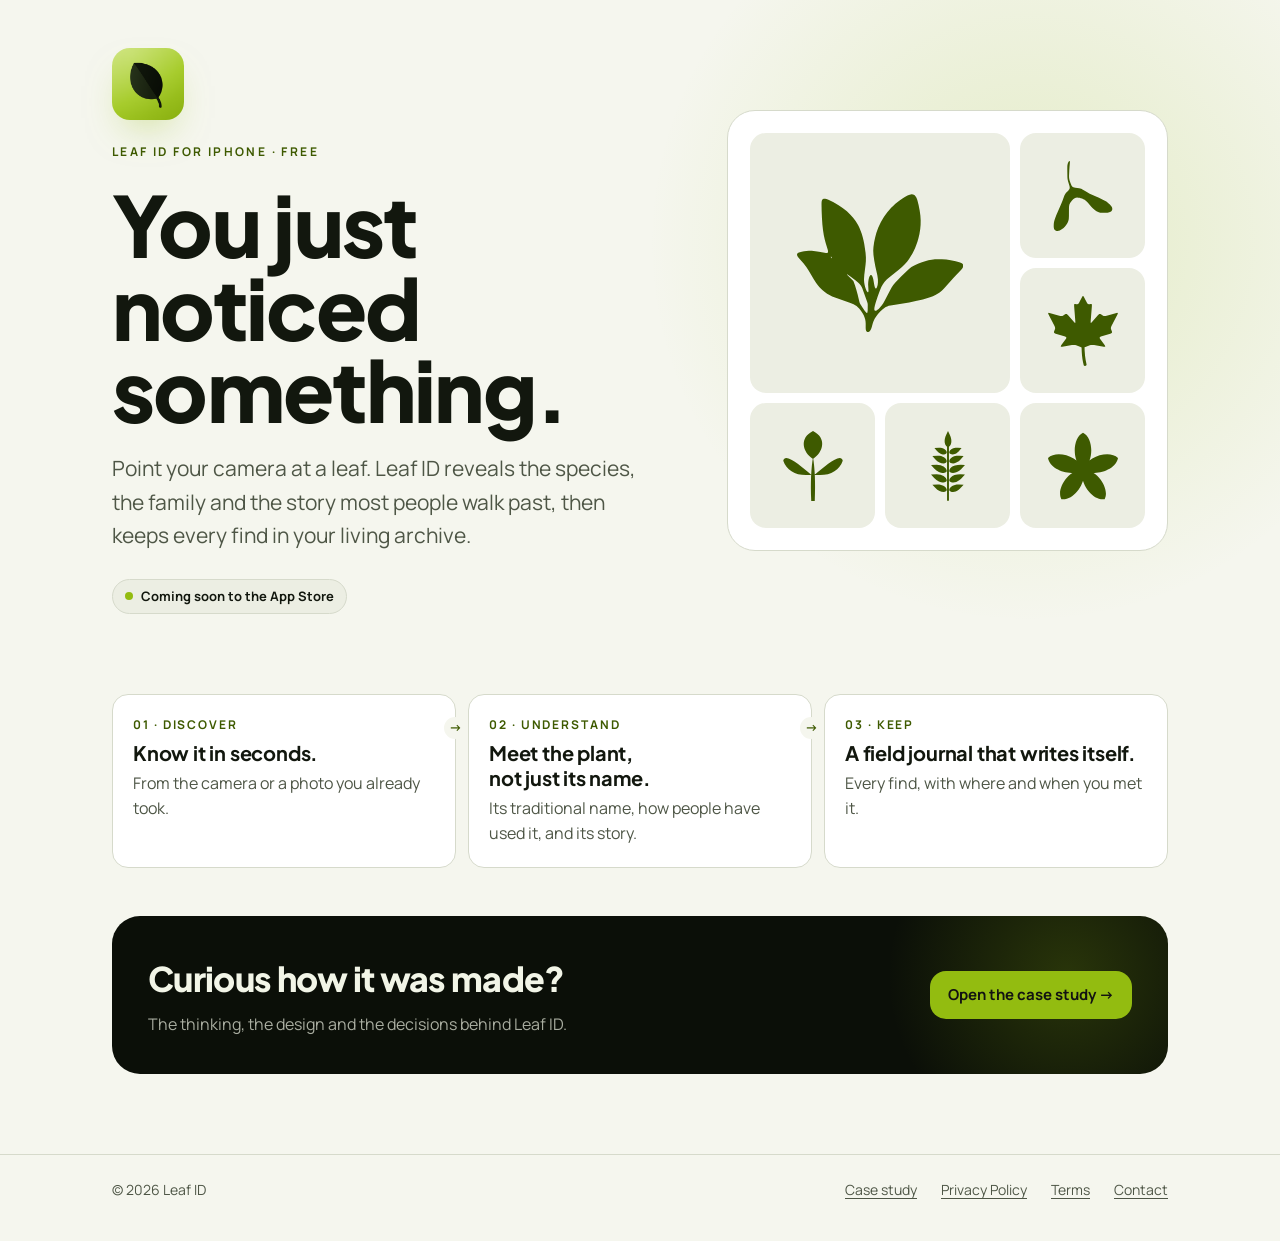
<file: index.html>
<!doctype html>
<html lang="en">
<head>
<meta charset="utf-8">
<meta name="viewport" content="width=device-width, initial-scale=1">
<title>Leaf ID: a pocket botanist for every walk</title>
<meta name="description" content="Leaf ID reveals the species, the family and the story most people walk past, and keeps every find in your living archive. Free for iPhone.">
<meta property="og:title" content="Leaf ID: you just noticed something.">
<meta property="og:description" content="A pocket botanist for every walk. Free for iPhone, coming soon to the App Store.">
<meta property="og:image" content="https://marianaminsp.github.io/leafid-app/icon.png">
<meta name="theme-color" content="#0B0F08" media="(prefers-color-scheme: dark)">
<meta name="theme-color" content="#F5F6EE" media="(prefers-color-scheme: light)">
<link rel="icon" href="icon.png">
<link rel="apple-touch-icon" href="icon.png">
<link rel="preconnect" href="https://fonts.googleapis.com">
<link rel="preconnect" href="https://fonts.gstatic.com" crossorigin>
<link rel="stylesheet" href="https://fonts.googleapis.com/css2?family=Manrope:wght@400;500;600;700&family=Plus+Jakarta+Sans:wght@700;800&display=swap">
<link rel="stylesheet" href="styles.css">
</head>
<body class="short">

<!-- =====================================================================
     EDIT THE COPY HERE
     This is the app's public page (also the App Store marketing URL).
     Keep it short and in the app's voice. Change the text between the quotes.
     ===================================================================== -->
<script>
window.COPY = {
  hero: {
    eyebrow: "Leaf ID for iPhone · Free",
    title: "You just noticed something.",
    lede: "Point your camera at a leaf. Leaf ID reveals the species, the family and the story most people walk past, then keeps every find in your living archive.",
    status: "Coming soon to the App Store",
    // Brand glyphs in the plate (names from LeafIDIcons.swift). The first one is shown large.
    plate: ["leafSpray1", "samara", "redMaple", "sprout", "walnutLeaf", "flower"]
  },

  features: [
    { kicker: "Discover", title: "Know it in seconds.", text: "From the camera or a photo you already took." },
    { kicker: "Understand", title: "Meet the plant, not just its name.", text: "Its traditional name, how people have used it, and its story." },
    { kicker: "Keep", title: "A field journal that writes itself.", text: "Every find, with where and when you met it." }
  ],

  curious: {
    title: "Curious how it was made?",
    text: "The thinking, the design and the decisions behind Leaf ID.",
    link: { label: "Open the case study", href: "case.html" }
  }
};
</script>
<!-- ======================= END OF COPY ======================= -->

<a class="skip" href="#main">Skip to content</a>

<main id="main">
  <section class="hero" aria-labelledby="hero-title">
    <div class="wrap">
      <div class="hero-copy">
        <img class="hero-icon" src="icon.png" alt="Leaf ID app icon" width="72" height="72">
        <p class="eyebrow" data-copy="hero.eyebrow"></p>
        <h1 id="hero-title" data-copy="hero.title"></h1>
        <p class="lede" data-copy="hero.lede"></p>
        <p class="pill" data-copy="hero.status"></p>
      </div>
      <div class="plate" aria-hidden="true">
        <div data-render="plate" data-from="hero.plate"></div>
      </div>
    </div>
  </section>

  <section class="short-features" aria-label="What Leaf ID does">
    <div class="wrap">
      <div data-render="features" data-from="features"></div>
    </div>
  </section>

  <section class="short-curious" aria-labelledby="curious-title">
    <div class="wrap">
      <a class="curious-link" href="case.html">
        <span class="curious-q" id="curious-title" data-copy="curious.title"></span>
        <span class="curious-t" data-copy="curious.text"></span>
        <span class="curious-go"><span data-copy="curious.link.label"></span> <span aria-hidden="true">→</span></span>
      </a>
    </div>
  </section>
</main>

<footer class="footer">
  <div class="wrap">
    <span>© <span data-year>2026</span> Leaf ID</span>
    <a href="case.html">Case study</a>
    <a href="privacy.html">Privacy Policy</a>
    <a href="terms.html">Terms</a>
    <a href="mailto:app.leafid@gmail.com">Contact</a>
  </div>
</footer>

<script src="assets/glyphs.js"></script>
<script src="main.js"></script>
</body>
</html>
</file>
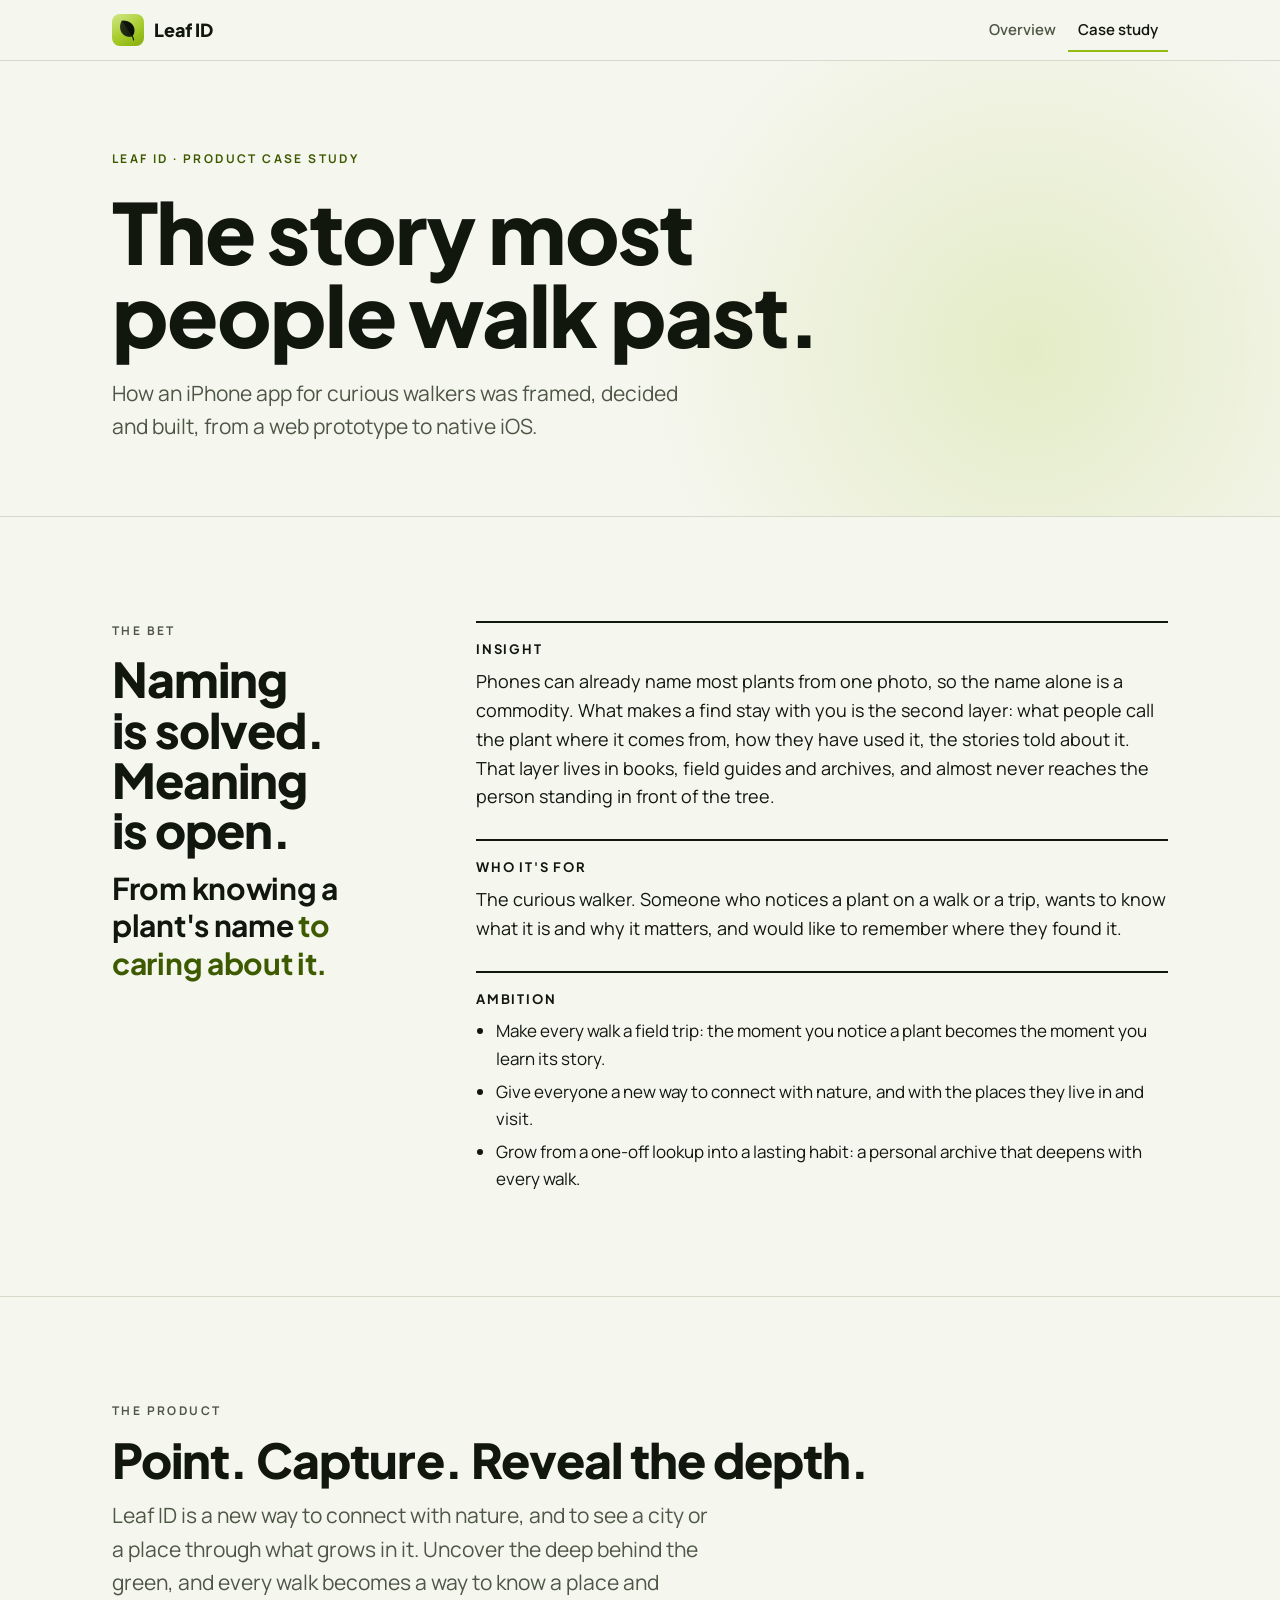
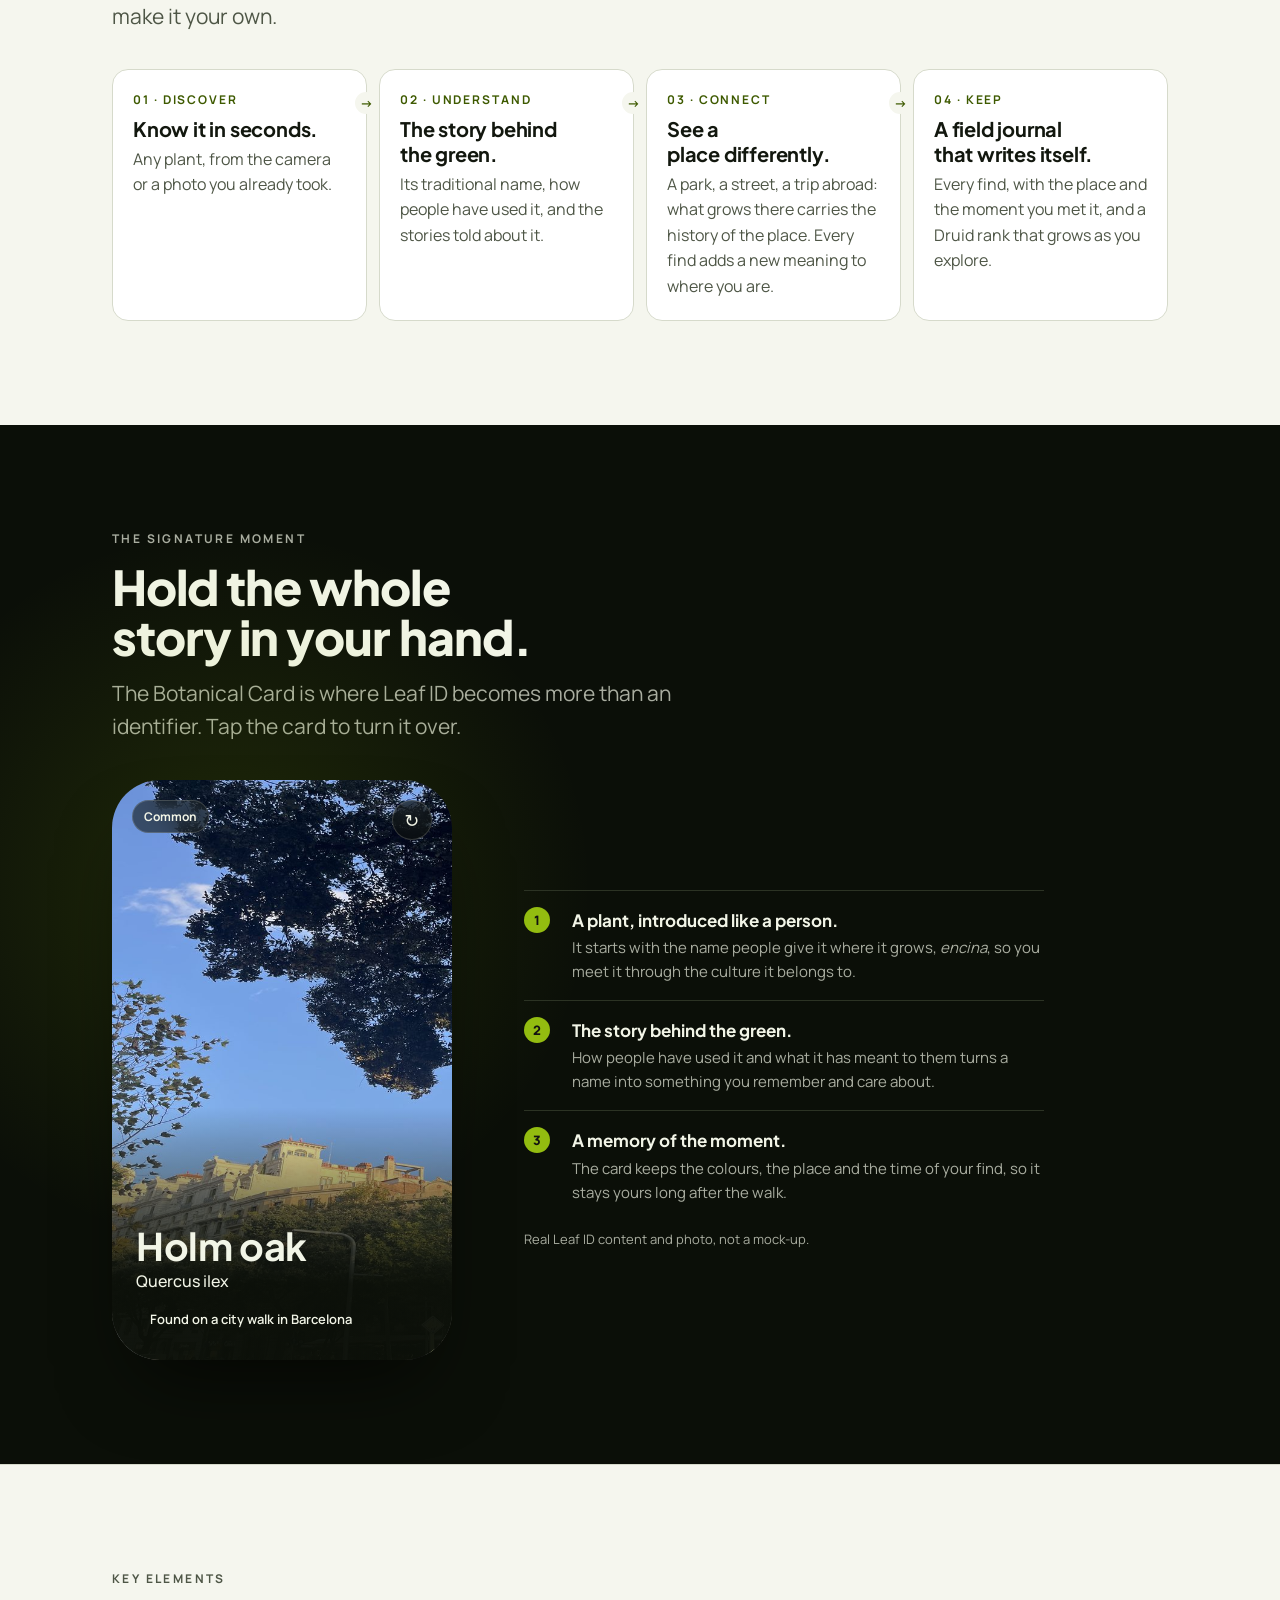
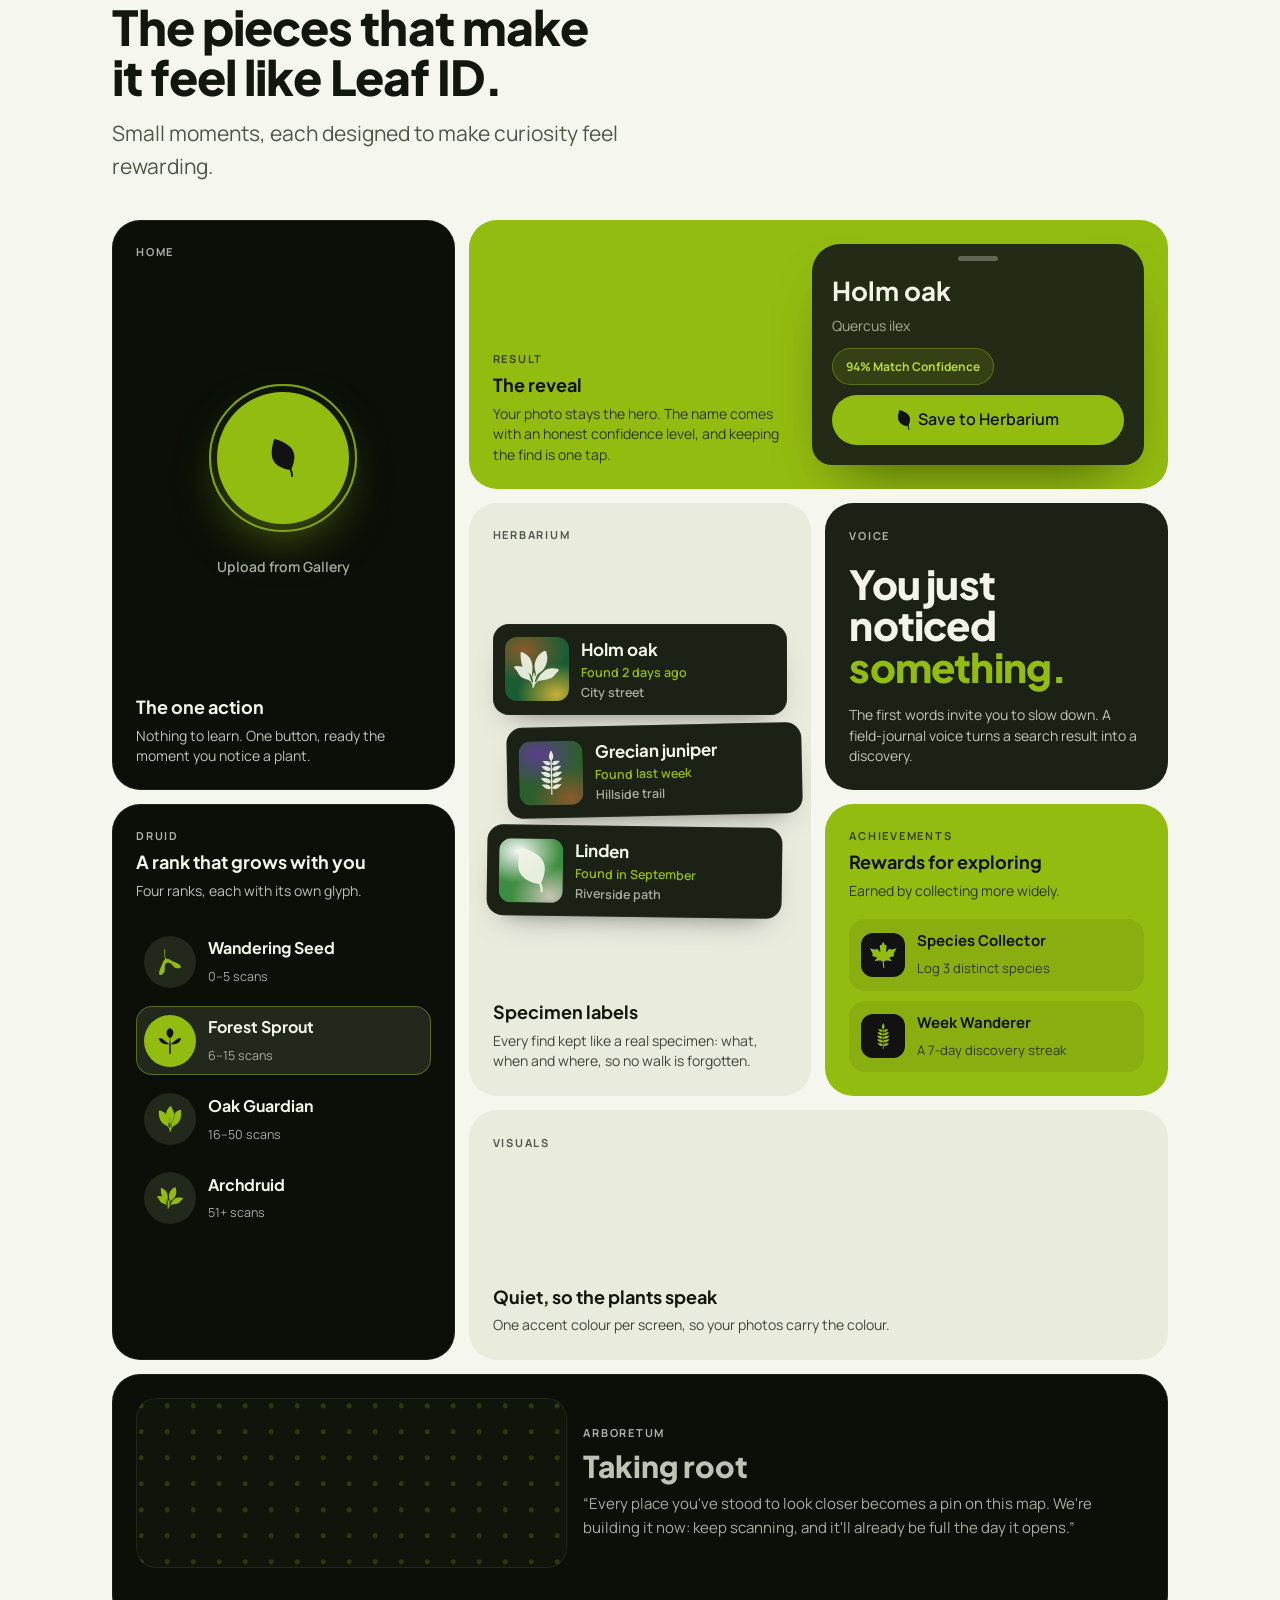
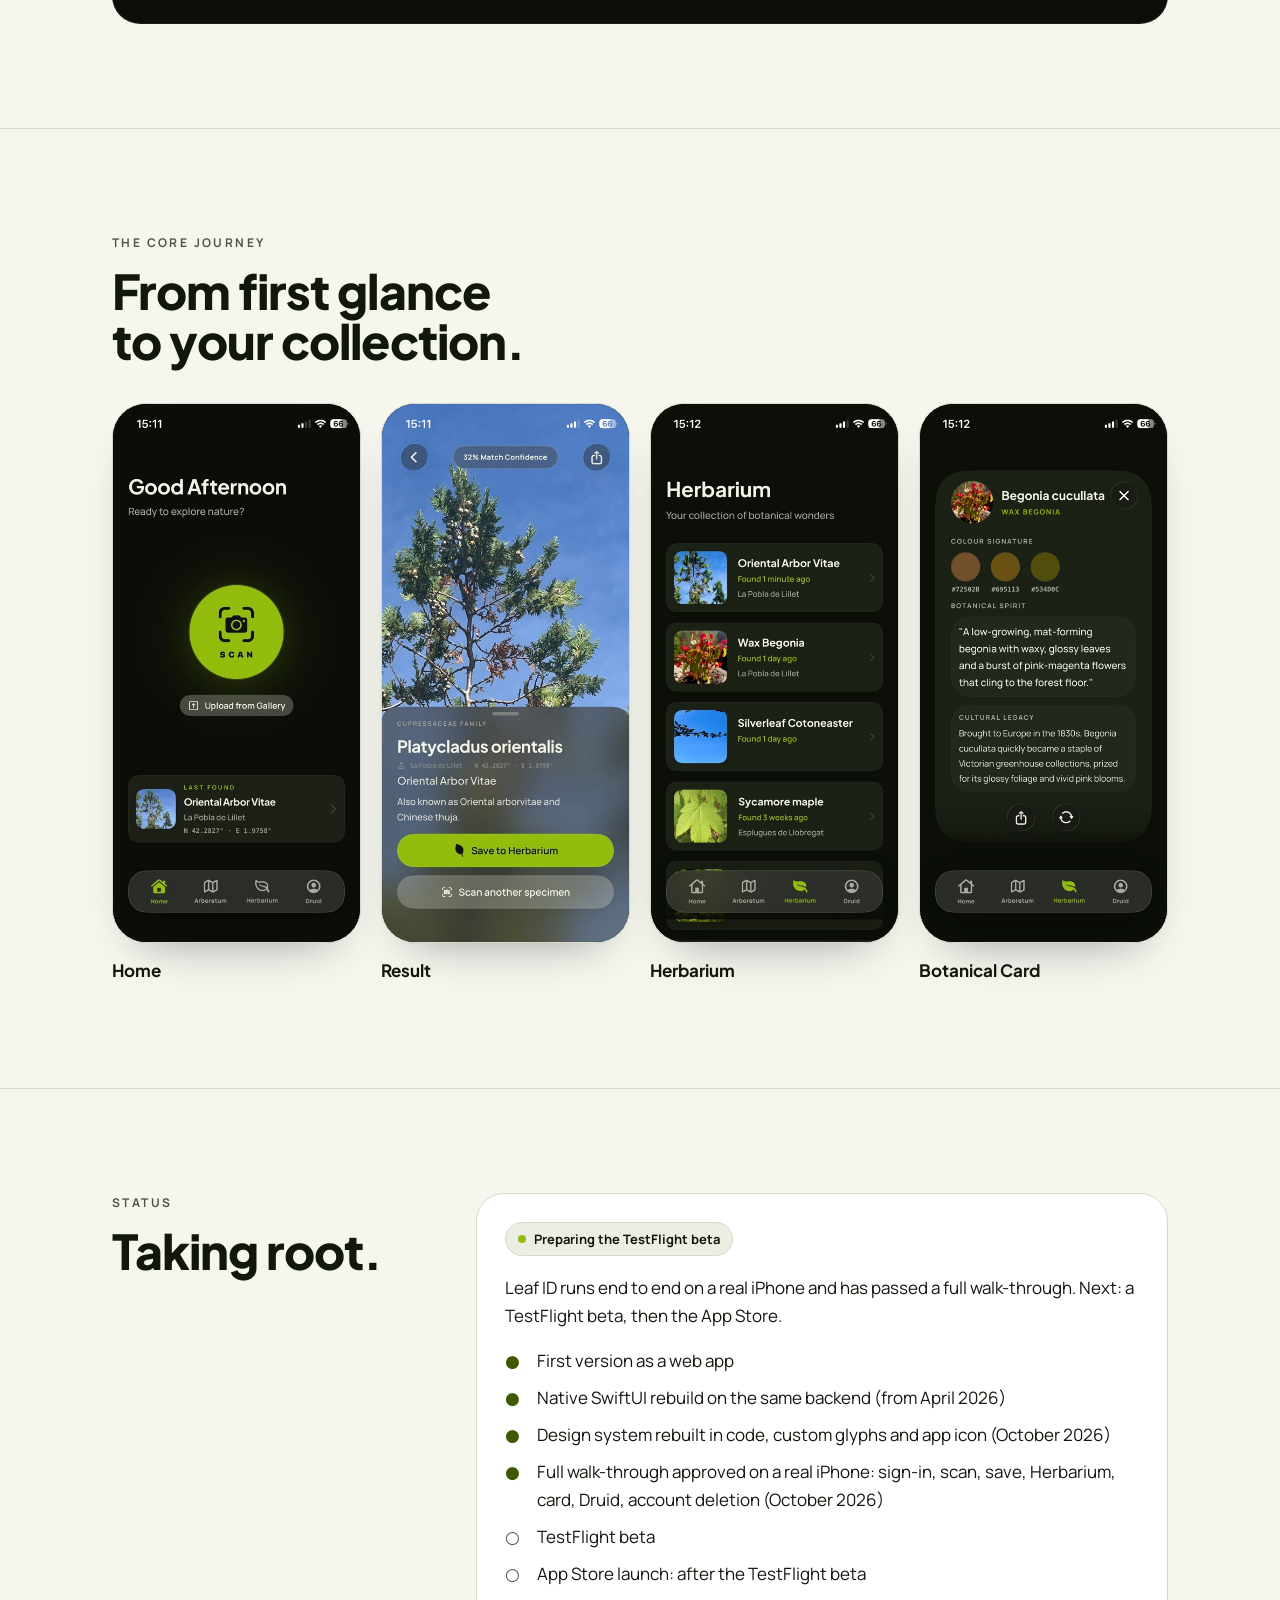
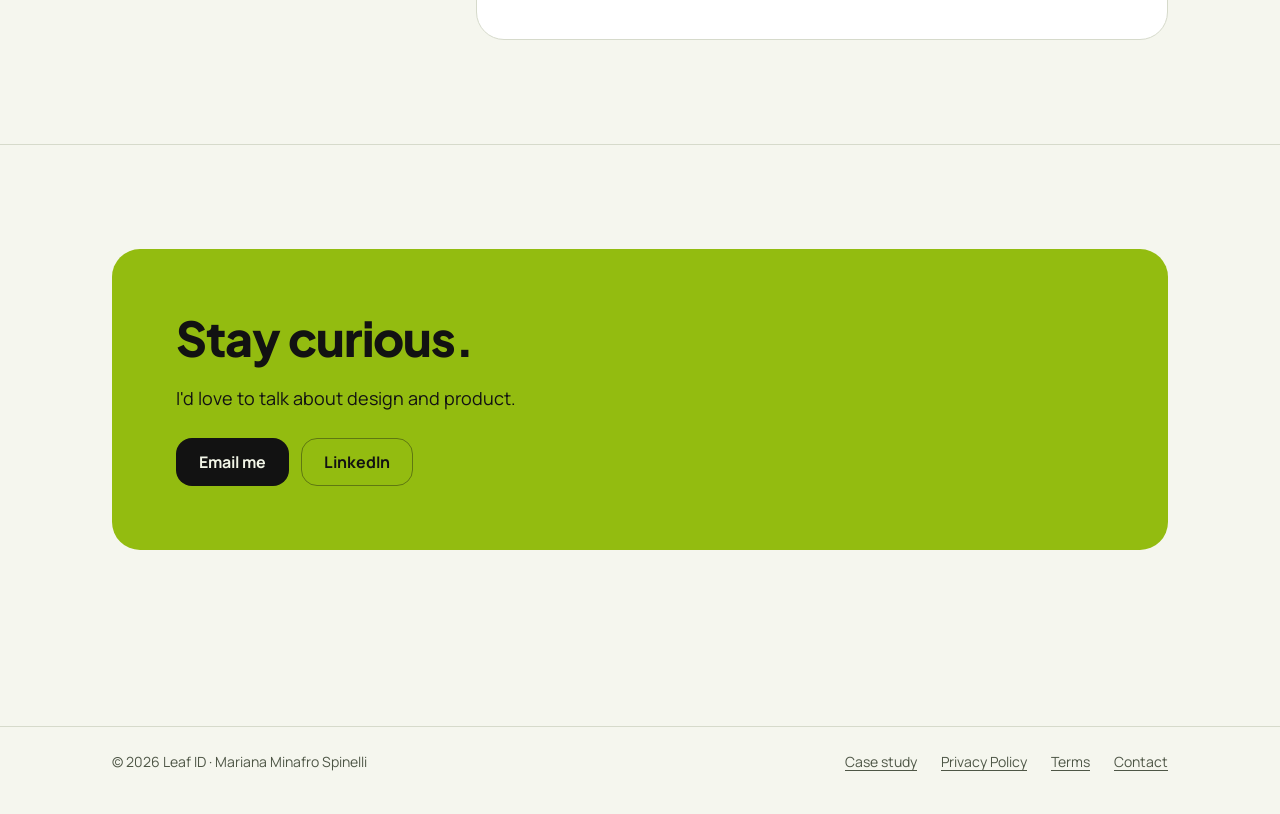
<file: case.html>
<!doctype html>
<html lang="en">
<head>
<meta charset="utf-8">
<meta name="viewport" content="width=device-width, initial-scale=1">
<title>Leaf ID case study</title>
<meta name="description" content="Leaf ID product case study by Mariana Minafro Spinelli: the bet, the Botanical Card and the moments that make it feel like Leaf ID.">
<meta property="og:title" content="Leaf ID: product case study">
<meta property="og:description" content="A pocket botanist for every walk. Product case study by Mariana Minafro Spinelli.">
<meta property="og:image" content="https://marianaminsp.github.io/leafid-app/icon.png">
<meta name="theme-color" content="#0B0F08" media="(prefers-color-scheme: dark)">
<meta name="theme-color" content="#F5F6EE" media="(prefers-color-scheme: light)">
<link rel="icon" href="icon.png">
<link rel="apple-touch-icon" href="icon.png">
<link rel="preconnect" href="https://fonts.googleapis.com">
<link rel="preconnect" href="https://fonts.gstatic.com" crossorigin>
<link rel="stylesheet" href="https://fonts.googleapis.com/css2?family=Manrope:wght@400;500;600;700&family=Plus+Jakarta+Sans:wght@700;800&display=swap">
<link rel="stylesheet" href="styles.css">
</head>
<body>

<!-- =====================================================================
     EDIT THE COPY HERE
     Every word on this page comes from this block. Change the text between
     the quotes, save, push. Keep the quotes and commas.
     - Inline links and <em>emphasis</em> are fine.
     - "[TO FILL: ...]" shows up highlighted on the page until you replace it.
     - Screenshots: put a PNG in assets/screens/ and set its "image" path.
       Leave "image" empty ("") to show the "Screenshot coming" slot.
     Voice: headlines reuse the app's own lines (onboarding, login, Arboretum).
     ===================================================================== -->
<script>
window.COPY = {
  caseHero: {
    eyebrow: "Leaf ID · Product case study",
    title: "The story most people walk past.",
    lede: "How an iPhone app for curious walkers was framed, decided and built, from a web prototype to native iOS."
  },

  bet: {
    label: "The bet",
    title: "Naming is solved. Meaning is open.",
    quote: "From knowing a plant's name <em>to caring about it.</em>",
    items: [
      { title: "Insight", text: "Phones can already name most plants from one photo, so the name alone is a commodity. What makes a find stay with you is the second layer: what people call the plant where it comes from, how they have used it, the stories told about it. That layer lives in books, field guides and archives, and almost never reaches the person standing in front of the tree." },
      { title: "Who it's for", text: "The curious walker. Someone who notices a plant on a walk or a trip, wants to know what it is and why it matters, and would like to remember where they found it." },
      { title: "Ambition", text: [
        "Make every walk a field trip: the moment you notice a plant becomes the moment you learn its story.",
        "Give everyone a new way to connect with nature, and with the places they live in and visit.",
        "Grow from a one-off lookup into a lasting habit: a personal archive that deepens with every walk."
      ] }
    ]
  },

  features: {
    label: "The product",
    title: "Point. Capture. Reveal the depth.",
    intro: "Leaf ID is a new way to connect with nature, and to see a city or a place through what grows in it. Uncover the deep behind the green, and every walk becomes a way to know a place and make it your own.",
    items: [
      { kicker: "Discover", title: "Know it in seconds.", text: "Any plant, from the camera or a photo you already took." },
      { kicker: "Understand", title: "The story behind the green.", text: "Its traditional name, how people have used it, and the stories told about it." },
      { kicker: "Connect", title: "See a place differently.", text: "A park, a street, a trip abroad: what grows there carries the history of the place. Every find adds a new meaning to where you are." },
      { kicker: "Keep", title: "A field journal that writes itself.", text: "Every find, with the place and the moment you met it, and a Druid rank that grows as you explore." }
    ]
  },

  // ---- The Botanical Card showcase. Story text is real app content from the shared species cache. ----

  card: {
    label: "The signature moment",
    title: "Hold the whole story in your hand.",
    intro: "The Botanical Card is where Leaf ID becomes more than an identifier. Tap the card to turn it over.",
    flipLabel: "Turn the card",
    species: {
      common: "Holm oak",
      scientific: "Quercus ilex",
      known: "encina",
      rarity: "Common",
      found: "Found on a city walk in Barcelona",
      glyph: "simpleLeaf",
      colors: ["#1A5D34", "#8B5A2B", "#C9B037"],
      photo: "assets/photos/holm-oak.jpg",   // your own photo; empty = illustration
      photoAlt: "A holm oak's dark evergreen canopy against a blue sky on a Barcelona street.",
      panels: [
        { title: "Botanical Spirit", text: "“Stoic evergreen sentinel of rocky maquis, its leathery sclerophyllous leaves persist through drought and fire.”" },
        { title: "Ethnobotany", text: "In Sardinia, the acorns of Quercus ilex are leached to remove tannins, then ground into flour for traditional flatbread." }
      ]
    },
    callouts: [
      { title: "A plant, introduced like a person.", text: "It starts with the name people give it where it grows, <em>encina</em>, so you meet it through the culture it belongs to." },
      { title: "The story behind the green.", text: "How people have used it and what it has meant to them turns a name into something you remember and care about." },
      { title: "A memory of the moment.", text: "The card keeps the colours, the place and the time of your find, so it stays yours long after the walk." }
    ],
    note: "Real Leaf ID content and photo, not a mock-up."
  },

  elements: {
    label: "Key elements",
    title: "The pieces that make it feel like Leaf ID.",
    intro: "Small moments, each designed to make curiosity feel rewarding.",
    scan: { k: "Home", title: "The one action", text: "Nothing to learn. One button, ready the moment you notice a plant." , gallery: "Upload from Gallery" },
    result: { k: "Result", title: "The reveal", text: "Your photo stays the hero. The name comes with an honest confidence level, and keeping the find is one tap.", common: "Holm oak", scientific: "Quercus ilex", badge: "94% Match Confidence", save: "Save to Herbarium" },
    herbarium: { k: "Herbarium", title: "Specimen labels", text: "Every find kept like a real specimen: what, when and where, so no walk is forgotten." },
    rows: [
      { common: "Holm oak", when: "Found 2 days ago", where: "City street", glyph: "leafSpray1", colors: ["#1A5D34", "#8B5A2B", "#C9B037"] },
      { common: "Grecian juniper", when: "Found last week", where: "Hillside trail", glyph: "walnutLeaf", colors: ["#2E5E2E", "#5A3E8C", "#8B5A2B"] },
      { common: "Linden", when: "Found in September", where: "Riverside path", glyph: "simpleLeaf", colors: ["#3E8E41", "#F7F7F7", "#C9C4B5"] }
    ],
    voice: { k: "Voice", line: "You just noticed <em>something.</em>", text: "The first words invite you to slow down. A field-journal voice turns a search result into a discovery." },
    rank: { k: "Druid", title: "A rank that grows with you", text: "Four ranks, each with its own glyph." },
    ladder: [
      { name: "Wandering Seed", range: "0–5 scans", glyph: "samara" },
      { name: "Forest Sprout", range: "6–15 scans", glyph: "sprout", on: true },
      { name: "Oak Guardian", range: "16–50 scans", glyph: "leafSpray2" },
      { name: "Archdruid", range: "51+ scans", glyph: "leafSpray1" }
    ],
    quiet: { k: "Visuals", title: "Quiet, so the plants speak", text: "One accent colour per screen, so your photos carry the colour." },
    ach: { k: "Achievements", title: "Rewards for exploring", text: "Earned by collecting more widely." },
    achievements: [
      { title: "Species Collector", text: "Log 3 distinct species", glyph: "redMaple" },
      { title: "Week Wanderer", text: "A 7-day discovery streak", glyph: "walnutLeaf" }
    ],
    scanGlyph: "simpleLeaf",
    saveGlyph: "simpleLeaf",
    rootGlyph: "samaraClusterWide",
    root: { k: "Arboretum", title: "Taking root", text: "“Every place you've stood to look closer becomes a pin on this map. We're building it now: keep scanning, and it'll already be full the day it opens.”" }
  },

  screens: {
    label: "The core journey",
    title: "From first glance to your collection.",
    items: [
      { title: "Home", image: "assets/screens/home.jpg", alt: "Leaf ID home screen: the greeting Good Afternoon, a large lime Scan button, Upload from Gallery, and a Last found card for an Oriental Arbor Vitae in La Pobla de Lillet." },
      { title: "Result", image: "assets/screens/result.jpg", alt: "Identification result: a full-bleed photo of a tree against blue sky, with a translucent sheet showing Platycladus orientalis, Oriental Arbor Vitae, the place and coordinates, and a Save to Herbarium button." },
      { title: "Herbarium", image: "assets/screens/herbarium.jpg", alt: "Herbarium list: specimen rows with a photo, name, when it was found and where, including Wax Begonia, Silverleaf Cotoneaster and Sycamore maple." },
      { title: "Botanical Card", image: "assets/screens/card.jpg", alt: "Botanical Card for Begonia cucullata, Wax Begonia: a round photo, a colour signature of three swatches, its botanical spirit in one line, and its cultural legacy." }
    ]
  },


  status: {
    label: "Status",
    title: "Taking root.",
    pill: "Preparing the TestFlight beta",
    text: "Leaf ID runs end to end on a real iPhone and has passed a full walk-through. Next: a TestFlight beta, then the App Store.",
    timeline: [
      { done: true, text: "First version as a web app" },
      { done: true, text: "Native SwiftUI rebuild on the same backend (from April 2026)" },
      { done: true, text: "Design system rebuilt in code, custom glyphs and app icon (October 2026)" },
      { done: true, text: "Full walk-through approved on a real iPhone: sign-in, scan, save, Herbarium, card, Druid, account deletion (October 2026)" },
      { done: false, text: "TestFlight beta" },
      { done: false, text: "App Store launch: after the TestFlight beta" }
    ],
    appStore: { label: "", href: "" },
    testFlight: { label: "", href: "" }
  },

  contact: {
    title: "Stay curious.",
    text: "I'd love to talk about design and product.",
    email: { label: "Email me", href: "mailto:app.leafid@gmail.com" },
    linkedin: { label: "LinkedIn", href: "https://www.linkedin.com/in/marianaminafrosp/" }
  }

};
</script>
<!-- ======================= END OF COPY ======================= -->

<a class="skip" href="#main">Skip to content</a>

<header class="topbar">
  <div class="wrap">
    <a class="brand" href="./"><img src="icon.png" alt="" width="32" height="32"><span>Leaf ID</span></a>
    <nav aria-label="Site">
      <ul class="nav">
        <li><a href="./">Overview</a></li>
        <li><a href="case.html" aria-current="page">Case study</a></li>
      </ul>
    </nav>
  </div>
</header>

<main id="main">
  <section class="hero solo" aria-labelledby="hero-title">
    <div class="wrap">
      <div class="hero-copy">
        <p class="eyebrow" data-copy="caseHero.eyebrow"></p>
        <h1 id="hero-title" data-copy="caseHero.title"></h1>
        <p class="lede" data-copy="caseHero.lede"></p>
      </div>
    </div>
  </section>

  <section class="section" id="bet" aria-labelledby="bet-title">
    <div class="wrap split">
      <div class="section-head">
        <span class="label" data-copy="bet.label"></span>
        <h2 id="bet-title" data-copy="bet.title"></h2>
        <p class="quote" data-copy="bet.quote"></p>
      </div>
      <div data-render="facts" data-from="bet.items"></div>
    </div>
  </section>

  <section class="section" aria-labelledby="features-title">
    <div class="wrap">
      <div class="section-head">
        <span class="label" data-copy="features.label"></span>
        <h2 id="features-title" data-copy="features.title"></h2>
        <p class="lede" data-copy="features.intro"></p>
      </div>
      <div data-render="features" data-from="features.items"></div>
    </div>
  </section>

  <div class="band">
    <section class="section" id="card" aria-labelledby="card-title">
      <div class="wrap">
        <div class="section-head">
          <span class="label" data-copy="card.label"></span>
          <h2 id="card-title" data-copy="card.title"></h2>
          <p class="lede" data-copy="card.intro"></p>
        </div>
        <div class="card-stage">
          <div>
            <div data-render="card" data-from="card.species"></div>
          </div>
          <div>
            <div data-render="callouts" data-from="card.callouts"></div>
            <p class="card-note" data-copy="card.note"></p>
          </div>
        </div>
      </div>
    </section>
  </div>

  <section class="section" id="elements" aria-labelledby="elements-title">
    <div class="wrap">
      <div class="section-head">
        <span class="label" data-copy="elements.label"></span>
        <h2 id="elements-title" data-copy="elements.title"></h2>
        <p class="lede" data-copy="elements.intro"></p>
      </div>
      <div class="bento app">
        <article class="tile dark t-scan">
          <div class="tile-cap"><span class="k" data-copy="elements.scan.k"></span></div>
          <div class="stage" aria-hidden="true">
            <div style="display:grid;gap:14px;justify-items:center">
              <div class="scanbtn"><span class="ring"></span><span class="ring r2"></span><span class="core"><span data-render="glyph" data-from="elements.scanGlyph"></span></span></div>
              <span class="gallery-link" data-copy="elements.scan.gallery"></span>
            </div>
          </div>
          <div class="tile-cap"><b data-copy="elements.scan.title"></b><span data-copy="elements.scan.text"></span></div>
        </article>

        <article class="tile lime t-result">
          <div class="result">
            <div class="tile-cap"><span class="k" data-copy="elements.result.k"></span><b data-copy="elements.result.title"></b><span data-copy="elements.result.text"></span></div>
            <div class="sheet" aria-hidden="true">
              <span class="grabber"></span>
              <span class="common" data-copy="elements.result.common"></span>
              <span class="sci" data-copy="elements.result.scientific"></span>
              <span class="badge" data-copy="elements.result.badge"></span>
              <span class="save"><span data-render="glyph" data-from="elements.saveGlyph"></span><span data-copy="elements.result.save"></span></span>
            </div>
          </div>
        </article>

        <article class="tile paper t-herb">
          <div class="tile-cap"><span class="k" data-copy="elements.herbarium.k"></span></div>
          <div data-render="rows" data-from="elements.rows" aria-hidden="true"></div>
          <div class="tile-cap"><b data-copy="elements.herbarium.title"></b><span data-copy="elements.herbarium.text"></span></div>
        </article>

        <article class="tile deep t-voice">
          <span class="k" data-copy="elements.voice.k"></span>
          <p class="voice" data-copy="elements.voice.line"></p>
          <div class="tile-cap"><span data-copy="elements.voice.text"></span></div>
        </article>

        <article class="tile dark t-rank">
          <div class="tile-cap"><span class="k" data-copy="elements.rank.k"></span><b data-copy="elements.rank.title"></b><span data-copy="elements.rank.text"></span></div>
          <div data-render="ladder" data-from="elements.ladder"></div>
        </article>

        <article class="tile lime t-ach">
          <div class="tile-cap"><span class="k" data-copy="elements.ach.k"></span><b data-copy="elements.ach.title"></b><span data-copy="elements.ach.text"></span></div>
          <div data-render="achievements" data-from="elements.achievements"></div>
        </article>

        <article class="tile paper t-quiet">
          <span class="k" data-copy="elements.quiet.k"></span>
          <div class="tile-cap"><b data-copy="elements.quiet.title"></b><span data-copy="elements.quiet.text"></span></div>
        </article>

        <article class="tile dark t-root">
          <div class="root">
            <div class="map" aria-hidden="true"><span data-render="glyph" data-from="elements.rootGlyph"></span></div>
            <div class="tile-cap"><span class="k" data-copy="elements.root.k"></span><span class="title" data-copy="elements.root.title"></span><p data-copy="elements.root.text"></p></div>
          </div>
        </article>
      </div>
    </div>
  </section>

  <section class="section" aria-labelledby="screens-title">
    <div class="wrap">
      <div class="section-head">
        <span class="label" data-copy="screens.label"></span>
        <h2 id="screens-title" data-copy="screens.title"></h2>
      </div>
      <div data-render="screens" data-from="screens.items"></div>
    </div>
  </section>

  <section class="section" aria-labelledby="status-title">
    <div class="wrap split">
      <div class="section-head">
        <span class="label" data-copy="status.label"></span>
        <h2 id="status-title" data-copy="status.title"></h2>
      </div>
      <div class="status-card">
        <span class="pill" data-copy="status.pill"></span>
        <p data-copy="status.text"></p>
        <div data-render="timeline" data-from="status.timeline"></div>
        <div class="ctas">
          <a class="btn btn-primary" data-link="status.appStore"></a>
          <a class="btn btn-secondary" data-link="status.testFlight"></a>
        </div>
      </div>
    </div>
  </section>

  <section class="section" id="contact" aria-labelledby="contact-title">
    <div class="wrap">
      <div class="contact">
        <h2 id="contact-title" data-copy="contact.title"></h2>
        <p data-copy="contact.text"></p>
        <div class="ctas">
          <a class="btn btn-dark" data-link="contact.email"></a>
          <a class="btn btn-ghost" data-link="contact.linkedin"></a>
        </div>
      </div>
    </div>
  </section>
</main>

<footer class="footer">
  <div class="wrap">
    <span>© <span data-year>2026</span> Leaf ID · Mariana Minafro Spinelli</span>
    <a href="case.html">Case study</a>
    <a href="privacy.html">Privacy Policy</a>
    <a href="terms.html">Terms</a>
    <a href="mailto:app.leafid@gmail.com">Contact</a>
  </div>
</footer>

<script src="assets/glyphs.js"></script>
<script src="main.js"></script>
</body>
</html>
</file>
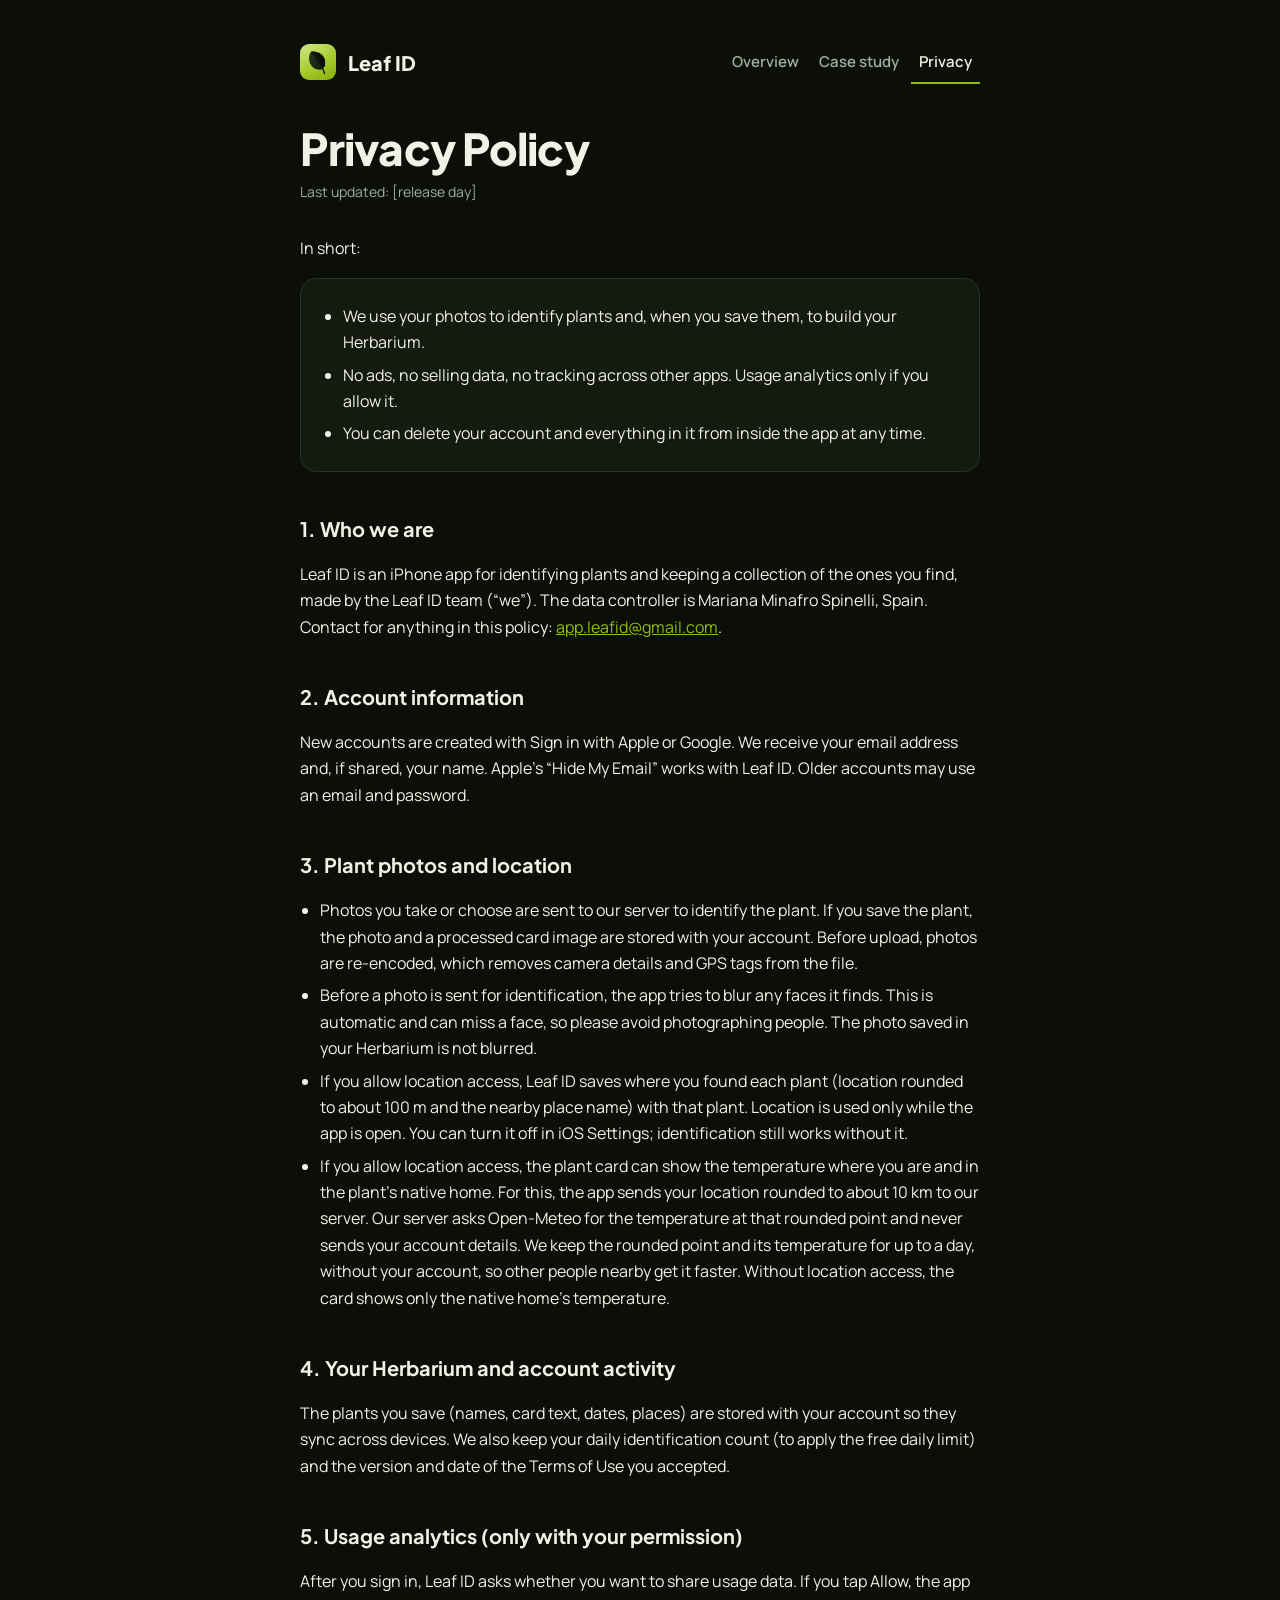
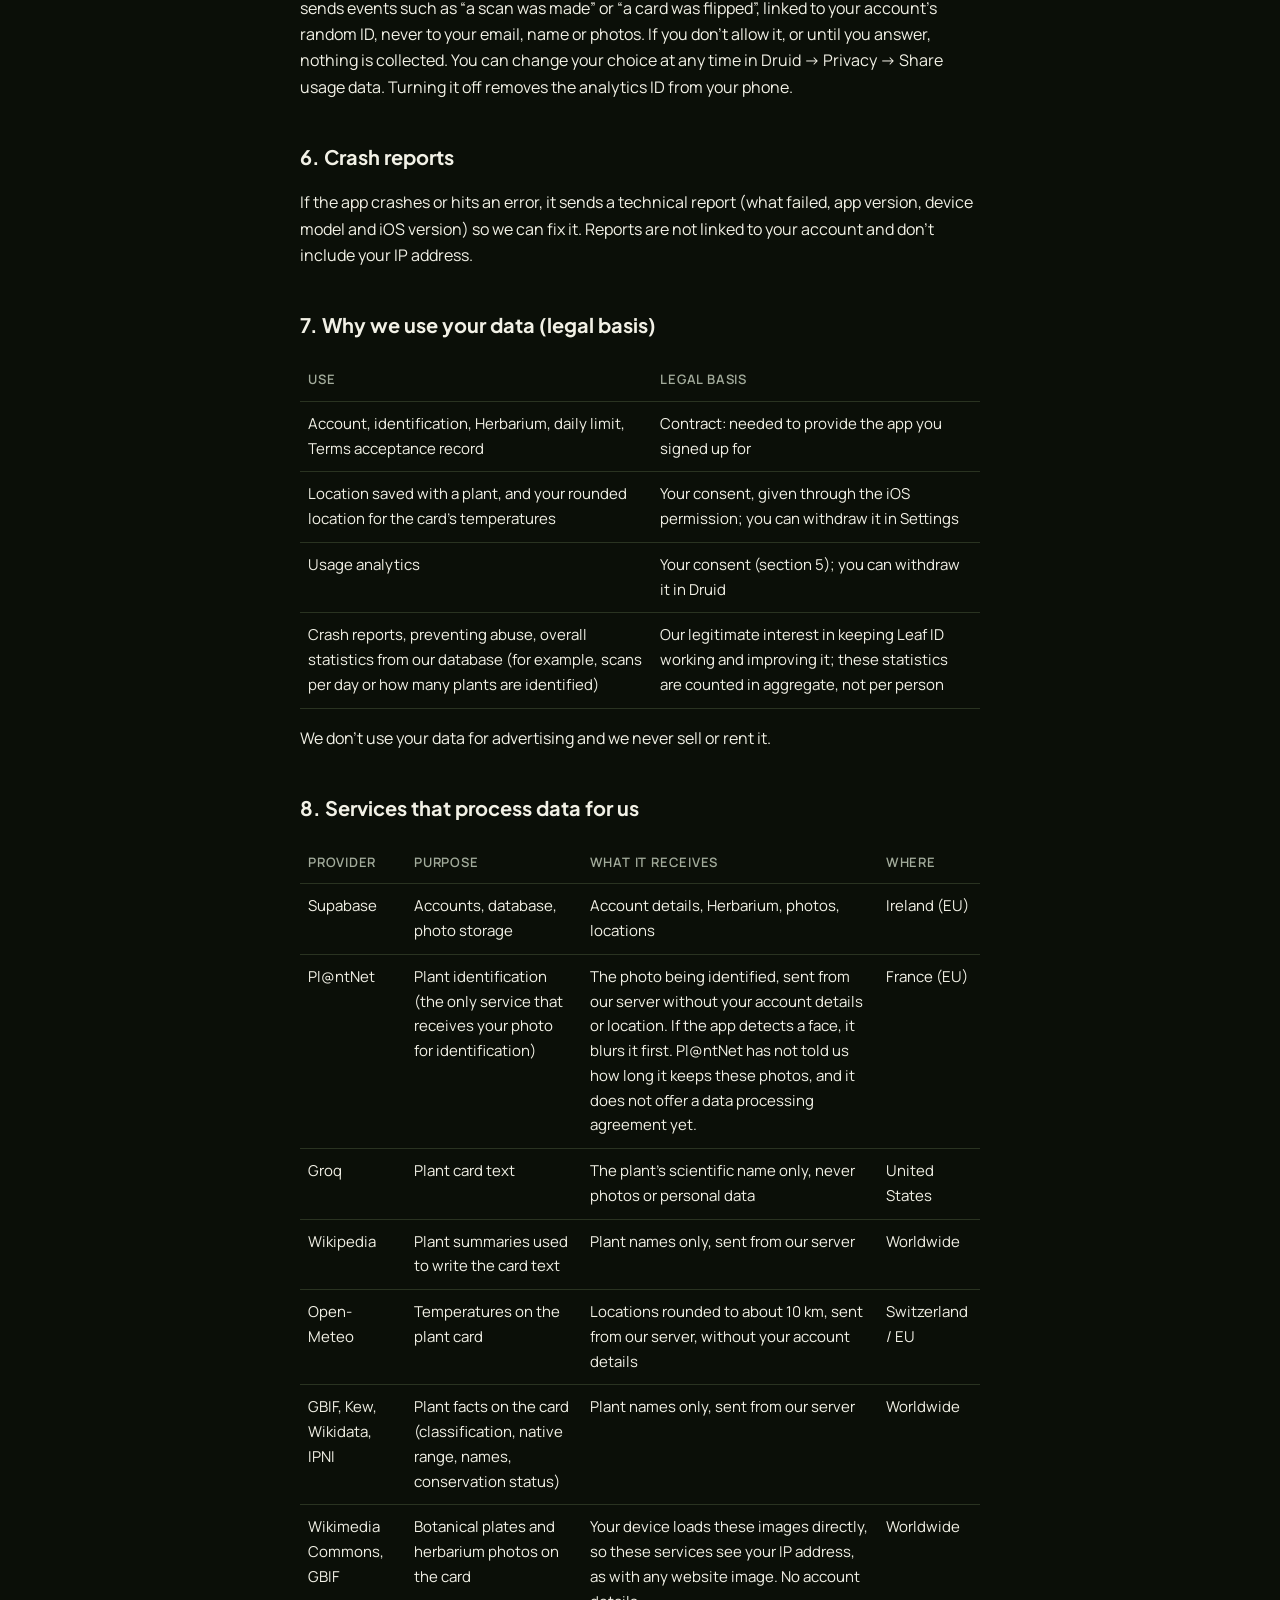
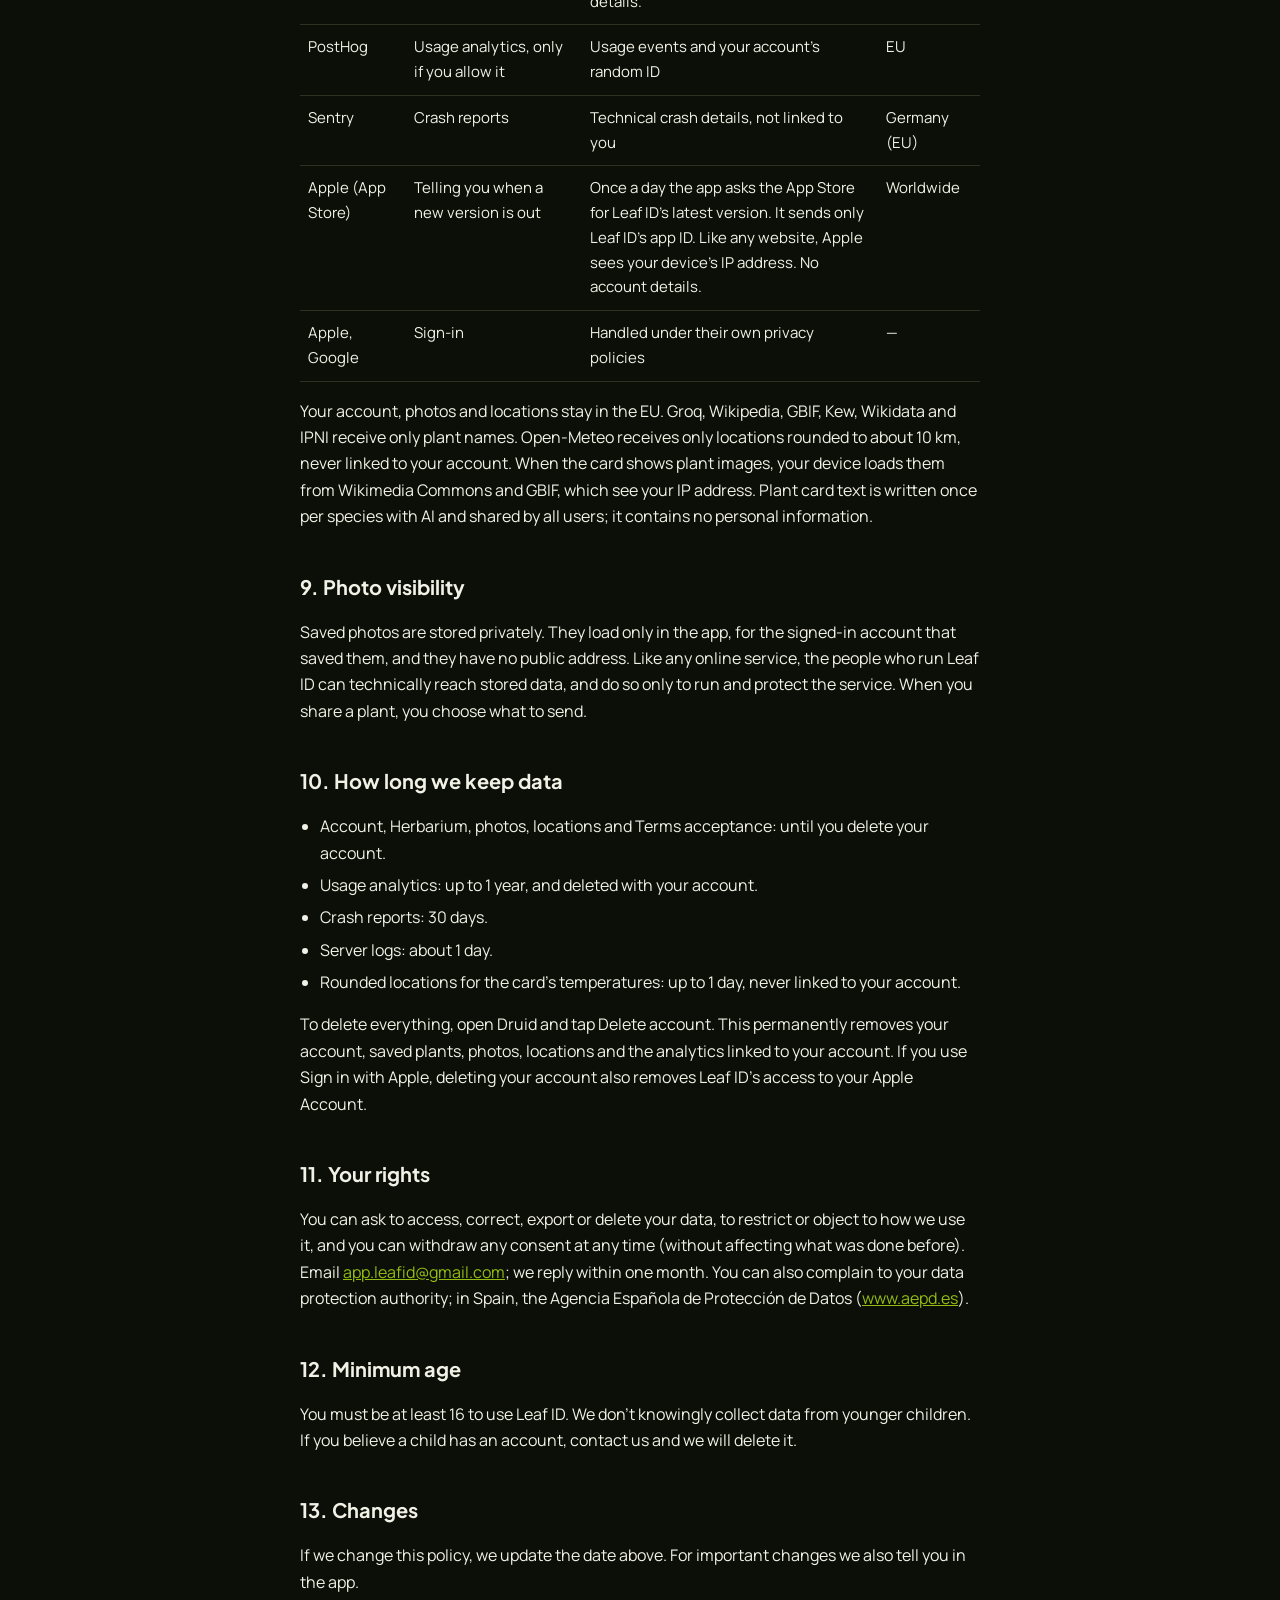
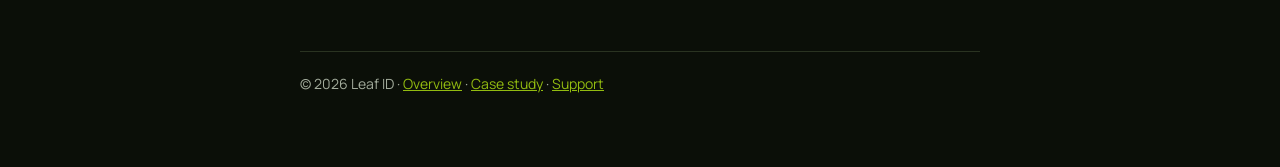
<file: privacy.html>
<!doctype html>
<html lang="en">
<head>
<meta charset="utf-8">
<meta name="viewport" content="width=device-width, initial-scale=1">
<title>Leaf ID Privacy Policy</title>
<meta name="description" content="How Leaf ID collects, uses, and protects your information.">
<link rel="icon" href="icon.png">
<link rel="preconnect" href="https://fonts.googleapis.com">
<link rel="preconnect" href="https://fonts.gstatic.com" crossorigin>
<link rel="stylesheet" href="https://fonts.googleapis.com/css2?family=Manrope:wght@400;500;600;700&family=Plus+Jakarta+Sans:wght@700;800&display=swap">
<style>
  :root { --bg:#0B0F08; --panel:#141A10; --line:#2A3321; --fg:#F2F1E6; --muted:#A3AC9C; --accent:#93BC10; }
  * { box-sizing: border-box; }
  body { margin:0; background:var(--bg); color:var(--fg); font-family:"Manrope",system-ui,-apple-system,sans-serif; line-height:1.65; -webkit-font-smoothing:antialiased; }
  .wrap { max-width:720px; margin:0 auto; padding:40px 20px 72px; }
  .brand { display:flex; align-items:center; gap:12px; text-decoration:none; color:var(--fg); font-family:"Plus Jakarta Sans",sans-serif; font-weight:800; font-size:20px; }
  .brand img { width:36px; height:36px; border-radius:9px; }
  h1 { font-family:"Plus Jakarta Sans",sans-serif; font-weight:800; font-size:clamp(32px,6vw,44px); line-height:1.1; letter-spacing:-0.02em; margin:40px 0 8px; }
  .updated { color:var(--muted); font-size:14px; margin:0 0 32px; }
  h2 { font-family:"Plus Jakarta Sans",sans-serif; font-size:20px; margin:40px 0 10px; }
  p, li { color:var(--fg); font-size:16px; }
  ul { padding-left:20px; }
  li { margin:6px 0; }
  .muted { color:var(--muted); }
  a { color:var(--accent); }
  .summary { background:var(--panel); border:1px solid var(--line); border-radius:16px; padding:18px 22px; margin:0 0 8px; }
  .summary ul { margin:0; }
  table { width:100%; border-collapse:collapse; font-size:15px; margin-top:8px; }
  th, td { text-align:left; vertical-align:top; padding:10px 8px; border-bottom:1px solid var(--line); }
  th { color:var(--muted); font-weight:600; font-size:13px; text-transform:uppercase; letter-spacing:0.06em; }
  .table-scroll { overflow-x:auto; }
  .top { display:flex; flex-wrap:wrap; align-items:center; gap:8px 16px; }
  .top nav { display:flex; gap:4px; margin-left:auto; }
  .top nav a { display:inline-flex; align-items:center; min-height:44px; padding:0 8px; color:var(--muted); text-decoration:none; font-weight:600; font-size:15px; }
  .top nav a[aria-current="page"] { color:var(--fg); box-shadow:inset 0 -2px 0 var(--accent); }
  a:focus-visible { outline:3px solid var(--accent); outline-offset:3px; border-radius:4px; }
  footer { margin-top:56px; padding-top:20px; border-top:1px solid var(--line); color:var(--muted); font-size:14px; }
</style>
</head>
<body>
<div class="wrap">
  <header class="top">
    <a class="brand" href="./"><img src="icon.png" alt="">Leaf ID</a>
    <nav aria-label="Site"><a href="./">Overview</a><a href="case.html">Case study</a><a href="privacy.html" aria-current="page">Privacy</a></nav>
  </header>

  <h1>Privacy Policy</h1>
  <p class="updated">Last updated: [release day]</p>

  <p>In short:</p>
  <div class="summary">
    <ul>
      <li>We use your photos to identify plants and, when you save them, to build your Herbarium.</li>
      <li>No ads, no selling data, no tracking across other apps. Usage analytics only if you allow it.</li>
      <li>You can delete your account and everything in it from inside the app at any time.</li>
    </ul>
  </div>

  <h2>1. Who we are</h2>
  <p>Leaf ID is an iPhone app for identifying plants and keeping a collection of the ones you find, made by the Leaf ID team (“we”). The data controller is Mariana Minafro Spinelli, Spain. Contact for anything in this policy: <a href="mailto:app.leafid@gmail.com">app.leafid@gmail.com</a>.</p>

  <h2>2. Account information</h2>
  <p>New accounts are created with Sign in with Apple or Google. We receive your email address and, if shared, your name. Apple’s “Hide My Email” works with Leaf ID. Older accounts may use an email and password.</p>

  <h2>3. Plant photos and location</h2>
  <ul>
    <li>Photos you take or choose are sent to our server to identify the plant. If you save the plant, the photo and a processed card image are stored with your account. Before upload, photos are re-encoded, which removes camera details and GPS tags from the file.</li>
    <li>Before a photo is sent for identification, the app tries to blur any faces it finds. This is automatic and can miss a face, so please avoid photographing people. The photo saved in your Herbarium is not blurred.</li>
    <li>If you allow location access, Leaf ID saves where you found each plant (location rounded to about 100 m and the nearby place name) with that plant. Location is used only while the app is open. You can turn it off in iOS Settings; identification still works without it.</li>
    <li>If you allow location access, the plant card can show the temperature where you are and in the plant’s native home. For this, the app sends your location rounded to about 10 km to our server. Our server asks Open-Meteo for the temperature at that rounded point and never sends your account details. We keep the rounded point and its temperature for up to a day, without your account, so other people nearby get it faster. Without location access, the card shows only the native home’s temperature.</li>
  </ul>

  <h2>4. Your Herbarium and account activity</h2>
  <p>The plants you save (names, card text, dates, places) are stored with your account so they sync across devices. We also keep your daily identification count (to apply the free daily limit) and the version and date of the Terms of Use you accepted.</p>

  <h2>5. Usage analytics (only with your permission)</h2>
  <p>After you sign in, Leaf ID asks whether you want to share usage data. If you tap Allow, the app sends events such as “a scan was made” or “a card was flipped”, linked to your account’s random ID, never to your email, name or photos. If you don’t allow it, or until you answer, nothing is collected. You can change your choice at any time in Druid → Privacy → Share usage data. Turning it off removes the analytics ID from your phone.</p>

  <h2>6. Crash reports</h2>
  <p>If the app crashes or hits an error, it sends a technical report (what failed, app version, device model and iOS version) so we can fix it. Reports are not linked to your account and don’t include your IP address.</p>

  <h2>7. Why we use your data (legal basis)</h2>
  <div class="table-scroll">
  <table>
    <tr><th>Use</th><th>Legal basis</th></tr>
    <tr><td>Account, identification, Herbarium, daily limit, Terms acceptance record</td><td>Contract: needed to provide the app you signed up for</td></tr>
    <tr><td>Location saved with a plant, and your rounded location for the card’s temperatures</td><td>Your consent, given through the iOS permission; you can withdraw it in Settings</td></tr>
    <tr><td>Usage analytics</td><td>Your consent (section 5); you can withdraw it in Druid</td></tr>
    <tr><td>Crash reports, preventing abuse, overall statistics from our database (for example, scans per day or how many plants are identified)</td><td>Our legitimate interest in keeping Leaf ID working and improving it; these statistics are counted in aggregate, not per person</td></tr>
  </table>
  </div>
  <p>We don’t use your data for advertising and we never sell or rent it.</p>

  <h2>8. Services that process data for us</h2>
  <div class="table-scroll">
  <table>
    <tr><th>Provider</th><th>Purpose</th><th>What it receives</th><th>Where</th></tr>
    <tr><td>Supabase</td><td>Accounts, database, photo storage</td><td>Account details, Herbarium, photos, locations</td><td>Ireland (EU)</td></tr>
    <tr><td>Pl@ntNet</td><td>Plant identification (the only service that receives your photo for identification)</td><td>The photo being identified, sent from our server without your account details or location. If the app detects a face, it blurs it first. Pl@ntNet has not told us how long it keeps these photos, and it does not offer a data processing agreement yet.</td><td>France (EU)</td></tr>
    <tr><td>Groq</td><td>Plant card text</td><td>The plant’s scientific name only, never photos or personal data</td><td>United States</td></tr>
    <tr><td>Wikipedia</td><td>Plant summaries used to write the card text</td><td>Plant names only, sent from our server</td><td>Worldwide</td></tr>
    <tr><td>Open-Meteo</td><td>Temperatures on the plant card</td><td>Locations rounded to about 10 km, sent from our server, without your account details</td><td>Switzerland / EU</td></tr>
    <tr><td>GBIF, Kew, Wikidata, IPNI</td><td>Plant facts on the card (classification, native range, names, conservation status)</td><td>Plant names only, sent from our server</td><td>Worldwide</td></tr>
    <tr><td>Wikimedia Commons, GBIF</td><td>Botanical plates and herbarium photos on the card</td><td>Your device loads these images directly, so these services see your IP address, as with any website image. No account details.</td><td>Worldwide</td></tr>
    <tr><td>PostHog</td><td>Usage analytics, only if you allow it</td><td>Usage events and your account’s random ID</td><td>EU</td></tr>
    <tr><td>Sentry</td><td>Crash reports</td><td>Technical crash details, not linked to you</td><td>Germany (EU)</td></tr>
    <tr><td>Apple (App Store)</td><td>Telling you when a new version is out</td><td>Once a day the app asks the App Store for Leaf ID’s latest version. It sends only Leaf ID’s app ID. Like any website, Apple sees your device’s IP address. No account details.</td><td>Worldwide</td></tr>
    <tr><td>Apple, Google</td><td>Sign-in</td><td>Handled under their own privacy policies</td><td>—</td></tr>
  </table>
  </div>
  <p>Your account, photos and locations stay in the EU. Groq, Wikipedia, GBIF, Kew, Wikidata and IPNI receive only plant names. Open-Meteo receives only locations rounded to about 10 km, never linked to your account. When the card shows plant images, your device loads them from Wikimedia Commons and GBIF, which see your IP address. Plant card text is written once per species with AI and shared by all users; it contains no personal information.</p>

  <h2>9. Photo visibility</h2>
  <p>Saved photos are stored privately. They load only in the app, for the signed-in account that saved them, and they have no public address. Like any online service, the people who run Leaf ID can technically reach stored data, and do so only to run and protect the service. When you share a plant, you choose what to send.</p>

  <h2>10. How long we keep data</h2>
  <ul>
    <li>Account, Herbarium, photos, locations and Terms acceptance: until you delete your account.</li>
    <li>Usage analytics: up to 1 year, and deleted with your account.</li>
    <li>Crash reports: 30 days.</li>
    <li>Server logs: about 1 day.</li>
    <li>Rounded locations for the card’s temperatures: up to 1 day, never linked to your account.</li>
  </ul>
  <p>To delete everything, open Druid and tap Delete account. This permanently removes your account, saved plants, photos, locations and the analytics linked to your account. If you use Sign in with Apple, deleting your account also removes Leaf ID’s access to your Apple Account.</p>

  <h2>11. Your rights</h2>
  <p>You can ask to access, correct, export or delete your data, to restrict or object to how we use it, and you can withdraw any consent at any time (without affecting what was done before). Email <a href="mailto:app.leafid@gmail.com">app.leafid@gmail.com</a>; we reply within one month. You can also complain to your data protection authority; in Spain, the Agencia Española de Protección de Datos (<a href="https://www.aepd.es">www.aepd.es</a>).</p>

  <h2>12. Minimum age</h2>
  <p>You must be at least 16 to use Leaf ID. We don’t knowingly collect data from younger children. If you believe a child has an account, contact us and we will delete it.</p>

  <h2>13. Changes</h2>
  <p>If we change this policy, we update the date above. For important changes we also tell you in the app.</p>

  <footer>© 2026 Leaf ID · <a href="./">Overview</a> · <a href="case.html">Case study</a> · <a href="mailto:app.leafid@gmail.com">Support</a></footer>
</div>
</body>
</html>
</file>
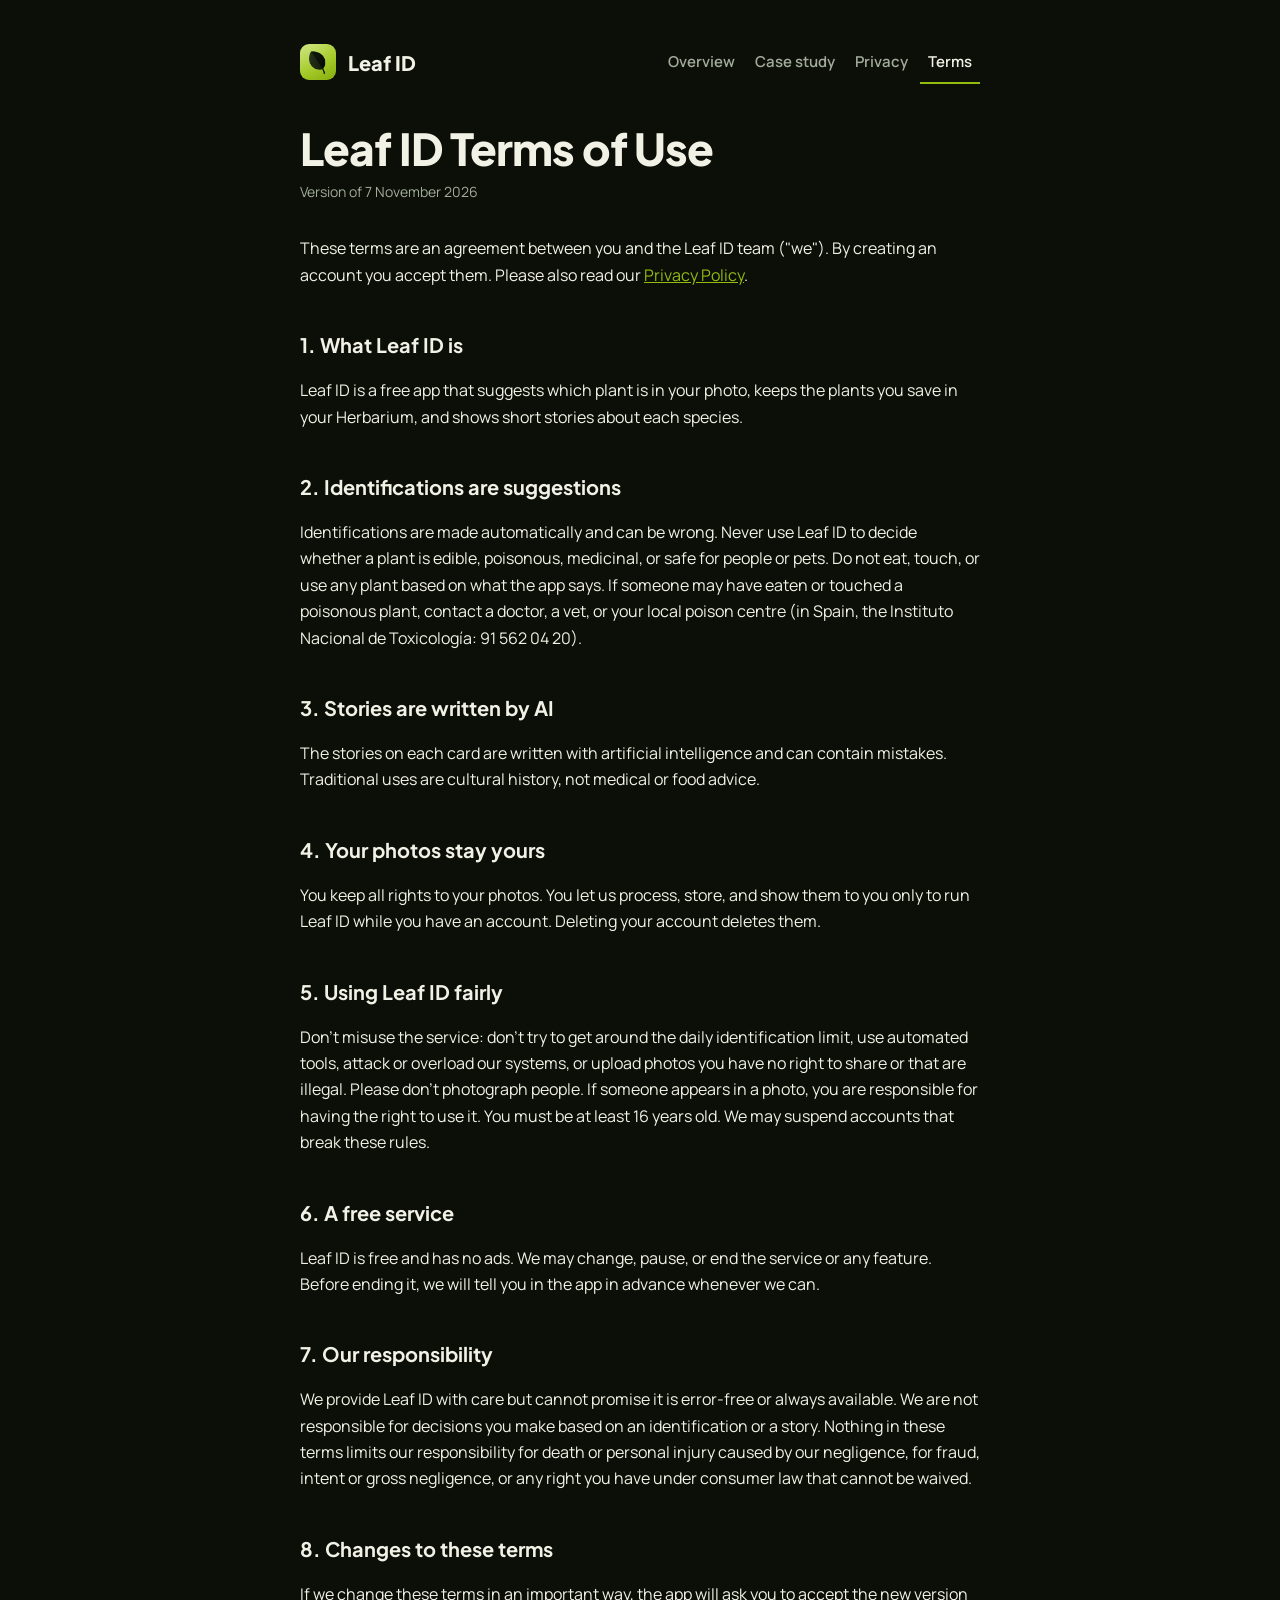
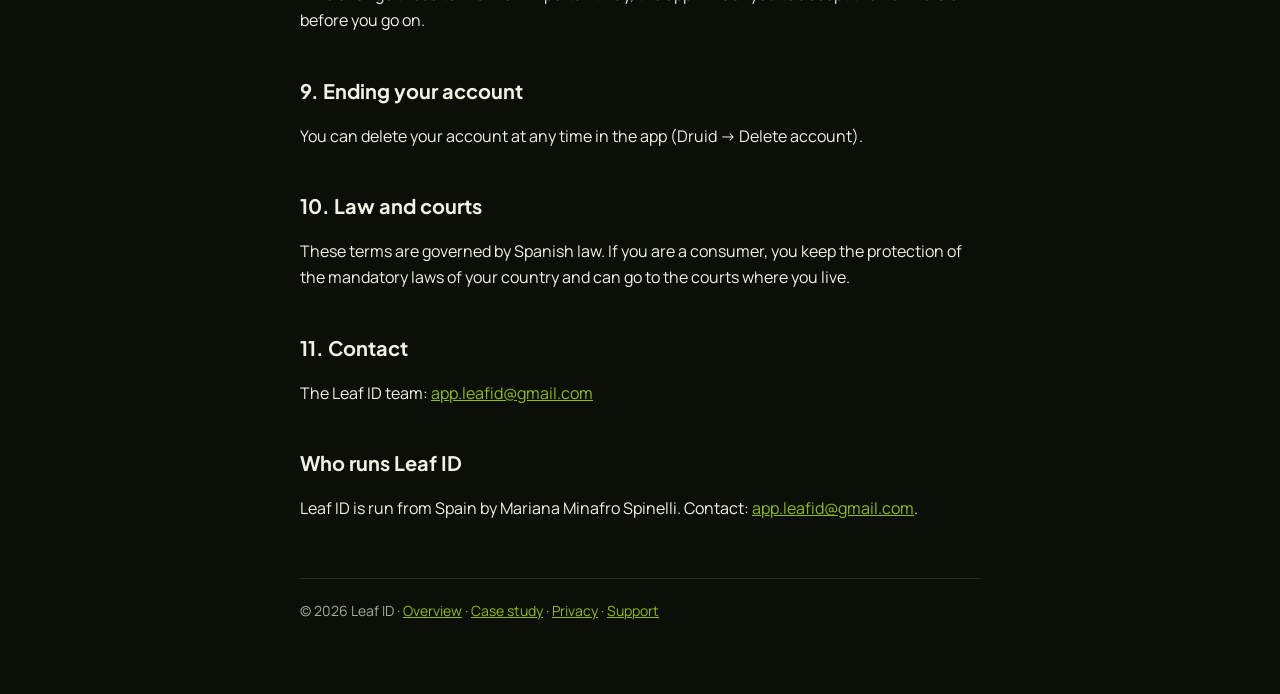
<file: terms.html>
<!doctype html>
<html lang="en">
<head>
<meta charset="utf-8">
<meta name="viewport" content="width=device-width, initial-scale=1">
<title>Leaf ID Terms of Use</title>
<meta name="description" content="The terms for using Leaf ID, the free plant identification app for iPhone.">
<link rel="icon" href="icon.png">
<link rel="preconnect" href="https://fonts.googleapis.com">
<link rel="preconnect" href="https://fonts.gstatic.com" crossorigin>
<link rel="stylesheet" href="https://fonts.googleapis.com/css2?family=Manrope:wght@400;500;600;700&family=Plus+Jakarta+Sans:wght@700;800&display=swap">
<style>
  :root { --bg:#0B0F08; --panel:#141A10; --line:#2A3321; --fg:#F2F1E6; --muted:#A3AC9C; --accent:#93BC10; }
  * { box-sizing: border-box; }
  body { margin:0; background:var(--bg); color:var(--fg); font-family:"Manrope",system-ui,-apple-system,sans-serif; line-height:1.65; -webkit-font-smoothing:antialiased; }
  .wrap { max-width:720px; margin:0 auto; padding:40px 20px 72px; }
  .brand { display:flex; align-items:center; gap:12px; text-decoration:none; color:var(--fg); font-family:"Plus Jakarta Sans",sans-serif; font-weight:800; font-size:20px; }
  .brand img { width:36px; height:36px; border-radius:9px; }
  h1 { font-family:"Plus Jakarta Sans",sans-serif; font-weight:800; font-size:clamp(32px,6vw,44px); line-height:1.1; letter-spacing:-0.02em; margin:40px 0 8px; }
  .updated { color:var(--muted); font-size:14px; margin:0 0 32px; }
  h2 { font-family:"Plus Jakarta Sans",sans-serif; font-size:20px; margin:40px 0 10px; }
  p, li { color:var(--fg); font-size:16px; }
  ul { padding-left:20px; }
  li { margin:6px 0; }
  .muted { color:var(--muted); }
  a { color:var(--accent); }
  .summary { background:var(--panel); border:1px solid var(--line); border-radius:16px; padding:18px 22px; margin:0 0 8px; }
  .summary ul { margin:0; }
  table { width:100%; border-collapse:collapse; font-size:15px; margin-top:8px; }
  th, td { text-align:left; vertical-align:top; padding:10px 8px; border-bottom:1px solid var(--line); }
  th { color:var(--muted); font-weight:600; font-size:13px; text-transform:uppercase; letter-spacing:0.06em; }
  .table-scroll { overflow-x:auto; }
  .top { display:flex; flex-wrap:wrap; align-items:center; gap:8px 16px; }
  .top nav { display:flex; gap:4px; margin-left:auto; }
  .top nav a { display:inline-flex; align-items:center; min-height:44px; padding:0 8px; color:var(--muted); text-decoration:none; font-weight:600; font-size:15px; }
  .top nav a[aria-current="page"] { color:var(--fg); box-shadow:inset 0 -2px 0 var(--accent); }
  a:focus-visible { outline:3px solid var(--accent); outline-offset:3px; border-radius:4px; }
  footer { margin-top:56px; padding-top:20px; border-top:1px solid var(--line); color:var(--muted); font-size:14px; }
</style>
</head>
<body>
<div class="wrap">
  <header class="top">
    <a class="brand" href="./"><img src="icon.png" alt="">Leaf ID</a>
    <nav aria-label="Site"><a href="./">Overview</a><a href="case.html">Case study</a><a href="privacy.html">Privacy</a><a href="terms.html" aria-current="page">Terms</a></nav>
  </header>

  <h1>Leaf ID Terms of Use</h1>
  <p class="updated">Version of 7 November 2026</p>

  <p>These terms are an agreement between you and the Leaf ID team ("we"). By creating an account you accept them. Please also read our <a href="privacy.html">Privacy Policy</a>.</p>
  <h2>1. What Leaf ID is</h2>
  <p>Leaf ID is a free app that suggests which plant is in your photo, keeps the plants you save in your Herbarium, and shows short stories about each species.</p>
  <h2>2. Identifications are suggestions</h2>
  <p>Identifications are made automatically and can be wrong. Never use Leaf ID to decide whether a plant is edible, poisonous, medicinal, or safe for people or pets. Do not eat, touch, or use any plant based on what the app says. If someone may have eaten or touched a poisonous plant, contact a doctor, a vet, or your local poison centre (in Spain, the Instituto Nacional de Toxicología: 91 562 04 20).</p>
  <h2>3. Stories are written by AI</h2>
  <p>The stories on each card are written with artificial intelligence and can contain mistakes. Traditional uses are cultural history, not medical or food advice.</p>
  <h2>4. Your photos stay yours</h2>
  <p>You keep all rights to your photos. You let us process, store, and show them to you only to run Leaf ID while you have an account. Deleting your account deletes them.</p>
  <h2>5. Using Leaf ID fairly</h2>
  <p>Don't misuse the service: don't try to get around the daily identification limit, use automated tools, attack or overload our systems, or upload photos you have no right to share or that are illegal. Please don't photograph people. If someone appears in a photo, you are responsible for having the right to use it. You must be at least 16 years old. We may suspend accounts that break these rules.</p>
  <h2>6. A free service</h2>
  <p>Leaf ID is free and has no ads. We may change, pause, or end the service or any feature. Before ending it, we will tell you in the app in advance whenever we can.</p>
  <h2>7. Our responsibility</h2>
  <p>We provide Leaf ID with care but cannot promise it is error-free or always available. We are not responsible for decisions you make based on an identification or a story. Nothing in these terms limits our responsibility for death or personal injury caused by our negligence, for fraud, intent or gross negligence, or any right you have under consumer law that cannot be waived.</p>
  <h2>8. Changes to these terms</h2>
  <p>If we change these terms in an important way, the app will ask you to accept the new version before you go on.</p>
  <h2>9. Ending your account</h2>
  <p>You can delete your account at any time in the app (Druid → Delete account).</p>
  <h2>10. Law and courts</h2>
  <p>These terms are governed by Spanish law. If you are a consumer, you keep the protection of the mandatory laws of your country and can go to the courts where you live.</p>
  <h2>11. Contact</h2>
  <p>The Leaf ID team: <a href="mailto:app.leafid@gmail.com">app.leafid@gmail.com</a></p>
  <h2>Who runs Leaf ID</h2>
  <p>Leaf ID is run from Spain by Mariana Minafro Spinelli. Contact: <a href="mailto:app.leafid@gmail.com">app.leafid@gmail.com</a>.</p>

  <footer>© 2026 Leaf ID · <a href="./">Overview</a> · <a href="case.html">Case study</a> · <a href="privacy.html">Privacy</a> · <a href="mailto:app.leafid@gmail.com">Support</a></footer>
</div>
</body>
</html>
</file>
<file: styles.css>
/* LeafID site. Shared by index.html, case.html and privacy.html.
   Colours follow the app's tokens (Theme.swift). Dark is the app's own look;
   light is a paper version with the same green family, tuned for WCAG AA. */

:root {
  /* light (paper) */
  --bg: #F5F6EE;
  --bg-raised: #ECEEE3;
  --card: #FFFFFF;
  --line: #D6DACB;
  --fg: #12170E;
  --muted: #4E5646;
  --accent: #93BC10;          /* fills only; text on it is --on-accent */
  --accent-ink: #3E5A00;      /* lime-family green for text and links, 7:1 on --bg */
  --on-accent: #121212;
  --glow: rgba(147, 188, 16, 0.18);

  --font-display: "Plus Jakarta Sans", system-ui, -apple-system, sans-serif;
  --font-text: "Manrope", system-ui, -apple-system, sans-serif;

  /* app radius scale (CornerRadius) */
  --r-small: 8px;
  --r-medium: 12px;
  --r-large: 16px;
  --r-sheet: 28px;

  --gutter: 16px;
  --measure: 62ch;
  --page: 1120px;
  color-scheme: light;
}

@media (prefers-color-scheme: dark) {
  :root {
    --bg: #0B0F08;            /* surface */
    --bg-raised: #10150C;     /* surfaceContainerLow */
    --card: #1C2116;          /* surfaceContainerHigh */
    --line: #2C3324;
    --fg: #F2F5E7;            /* onSurface */
    --muted: #A9ADA0;         /* onSurfaceVariant */
    --accent-ink: #A6D11A;
    --glow: rgba(147, 188, 16, 0.16);
    color-scheme: dark;
  }
}

@media (min-width: 720px) { :root { --gutter: 32px; } }

*, *::before, *::after { box-sizing: border-box; }

html { -webkit-text-size-adjust: 100%; scroll-behavior: smooth; }
@media (prefers-reduced-motion: reduce) { html { scroll-behavior: auto; } }

body {
  margin: 0;
  background: var(--bg);
  color: var(--fg);
  font-family: var(--font-text);
  font-size: 17px;
  line-height: 1.6;
  -webkit-font-smoothing: antialiased;
  overflow-x: hidden;
}

img, svg { display: block; max-width: 100%; }

a { color: var(--accent-ink); text-underline-offset: 3px; text-decoration-thickness: 1px; }
a:hover { text-decoration-thickness: 2px; }

:focus-visible {
  outline: 3px solid var(--accent-ink);
  outline-offset: 3px;
  border-radius: 4px;
}

.skip {
  position: absolute; left: var(--gutter); top: -60px;
  background: var(--accent); color: var(--on-accent);
  padding: 10px 16px; border-radius: var(--r-medium); font-weight: 700; z-index: 10;
}
.skip:focus { top: 12px; }

.wrap { max-width: var(--page); margin: 0 auto; padding: 0 var(--gutter); }

/* ---------- top bar ---------- */
.topbar {
  position: sticky; top: 0; z-index: 5;
  background: color-mix(in srgb, var(--bg) 86%, transparent);
  backdrop-filter: saturate(140%) blur(14px);
  -webkit-backdrop-filter: saturate(140%) blur(14px);
  border-bottom: 1px solid var(--line);
}
.topbar .wrap { display: flex; align-items: center; gap: 12px; min-height: 60px; }
.brand {
  display: flex; align-items: center; gap: 10px; margin-right: auto;
  color: var(--fg); text-decoration: none;
  font-family: var(--font-display); font-weight: 800; font-size: 18px; letter-spacing: -0.01em;
}
.brand img { width: 32px; height: 32px; border-radius: 8px; }
.nav { display: flex; gap: 2px; margin: 0; padding: 0; list-style: none; }
.nav a {
  display: inline-flex; align-items: center; min-height: 44px; padding: 0 10px;
  color: var(--muted); text-decoration: none; font-size: 15px; font-weight: 600; border-radius: var(--r-medium);
}
.nav a:hover { color: var(--fg); }
.nav a[aria-current="page"] { color: var(--fg); box-shadow: inset 0 -2px 0 var(--accent); border-radius: 0; }
@media (max-width: 420px) { .brand span { display: none; } .nav a { padding: 0 8px; font-size: 14px; } }

/* ---------- type ---------- */
h1, h2, h3 { font-family: var(--font-display); letter-spacing: -0.02em; text-wrap: balance; margin: 0; }
h1 { font-weight: 800; font-size: clamp(40px, 9vw, 84px); line-height: 0.98; }
h2 { font-weight: 800; font-size: clamp(30px, 5.4vw, 48px); line-height: 1.05; }
h3 { font-weight: 700; font-size: 20px; line-height: 1.25; letter-spacing: -0.01em; }
p { margin: 0; }
.lede { font-size: clamp(18px, 2.2vw, 21px); color: var(--muted); max-width: 46ch; }
.muted { color: var(--muted); }
.eyebrow {
  font-size: 12px; font-weight: 700; letter-spacing: 0.2em; text-transform: uppercase; color: var(--accent-ink);
}
.todo { background: #FFE58A; color: #3A2F00; padding: 0 4px; border-radius: 4px; font-weight: 700; }

/* ---------- hero ---------- */
.hero { position: relative; padding: 56px 0 48px; overflow: hidden; }
.hero::before {
  content: ""; position: absolute; inset: -20% -10% auto auto; width: 70vw; height: 70vw; max-width: 760px; max-height: 760px;
  background: radial-gradient(closest-side, var(--glow), transparent); pointer-events: none;
}
.hero .wrap { position: relative; display: grid; gap: 40px; }
.hero-copy { display: grid; gap: 22px; align-content: start; }
.hero-icon { width: 72px; height: 72px; border-radius: 18px; box-shadow: 0 18px 40px -18px rgba(147, 188, 16, 0.6); }
.ctas { display: flex; flex-wrap: wrap; gap: 12px; margin-top: 6px; }
.btn {
  display: inline-flex; align-items: center; justify-content: center; gap: 8px;
  min-height: 48px; padding: 0 22px; border-radius: var(--r-large);
  font-weight: 700; font-size: 16px; text-decoration: none; border: 1px solid transparent;
}
.btn-primary { background: var(--accent); color: var(--on-accent); }
.btn-primary:hover { filter: brightness(1.06); }
.btn-secondary { color: var(--fg); border-color: var(--line); background: var(--card); }
.btn-secondary:hover { border-color: var(--muted); }

/* specimen plate: the brand glyphs laid out like a herbarium sheet */
.plate {
  position: relative; border: 1px solid var(--line); border-radius: var(--r-sheet);
  background: var(--card); padding: 22px; display: grid; gap: 14px;
}
.plate-grid { display: grid; grid-template-columns: repeat(3, 1fr); gap: 10px; }
.plate-cell {
  aspect-ratio: 1; display: grid; place-items: center; border-radius: var(--r-large);
  background: var(--bg-raised); color: var(--accent-ink); padding: 22%;
}
@media (prefers-color-scheme: dark) { .plate-cell { color: var(--accent); } }
.plate-cell svg { width: 100%; height: 100%; }
.plate-cell.big { grid-column: span 2; grid-row: span 2; padding: 18%; }
.plate-label { display: flex; justify-content: space-between; gap: 12px; font-size: 12px; color: var(--muted); letter-spacing: 0.08em; text-transform: uppercase; font-weight: 700; }

@media (min-width: 900px) {
  .hero { padding: 88px 0 72px; }
  .hero .wrap { grid-template-columns: 1.25fr 1fr; align-items: center; gap: 64px; }
  .hero.solo .wrap { grid-template-columns: minmax(0, 860px); }
}

/* byline strip for the case-study reader */
.byline {
  border-top: 1px solid var(--line); border-bottom: 1px solid var(--line); background: var(--bg-raised);
}
.byline .wrap { display: grid; gap: 4px 32px; padding-top: 18px; padding-bottom: 18px; }
.byline dl { display: grid; grid-template-columns: repeat(2, minmax(0, 1fr)); gap: 14px 24px; margin: 0; }
.byline dt { font-size: 12px; font-weight: 700; letter-spacing: 0.14em; text-transform: uppercase; color: var(--muted); }
.byline dd { margin: 2px 0 0; font-weight: 600; font-size: 15px; }
@media (min-width: 720px) { .byline dl { grid-template-columns: repeat(4, minmax(0, 1fr)); } }

/* ---------- sections ---------- */
.section { padding: 72px 0; border-top: 1px solid var(--line); }
.section:first-of-type { border-top: 0; }
.section-head { display: grid; gap: 14px; margin-bottom: 36px; max-width: 760px; }
.num { font-family: var(--font-display); font-weight: 800; font-size: 14px; color: var(--accent-ink); letter-spacing: 0.08em; }
@media (min-width: 900px) {
  .section { padding: 104px 0; }
  .split { display: grid; grid-template-columns: 300px 1fr; gap: 64px; }
  .split .section-head { position: sticky; top: 96px; align-self: start; margin: 0; }
}

.prose { display: grid; gap: 18px; max-width: var(--measure); }
.prose p { font-size: 18px; }

/* features */
.features { display: grid; gap: 12px; margin: 0; padding: 0; list-style: none; }
.features li { background: var(--card); border: 1px solid var(--line); border-radius: var(--r-large); padding: 20px; display: grid; gap: 6px; align-content: start; }
.features .k { color: var(--accent-ink); font-family: var(--font-display); font-weight: 800; font-size: 13px; letter-spacing: 0.1em; }
.features p { color: var(--muted); font-size: 16px; }
@media (min-width: 720px) { .features { grid-template-columns: repeat(2, 1fr); } }
@media (min-width: 1000px) { .features { grid-template-columns: repeat(4, 1fr); } }

/* screens */
.screens { display: grid; grid-template-columns: repeat(2, minmax(0, 1fr)); gap: 28px 14px; margin: 0; padding: 0; list-style: none; }
.screen { display: grid; gap: 14px; align-content: start; margin: 0; }
.phone {
  aspect-ratio: 1179 / 2556; border-radius: 34px; overflow: hidden; background: #0B0F08;
  border: 1px solid var(--line); box-shadow: 0 24px 50px -30px rgba(0, 0, 0, 0.45);
}
.phone img { width: 100%; height: 100%; object-fit: cover; }
.phone.placeholder {
  display: grid; place-items: center; align-content: center; gap: 12px; text-align: center; padding: 24px;
  background: repeating-linear-gradient(135deg, var(--bg-raised) 0 10px, var(--card) 10px 20px);
  border-style: dashed; color: var(--muted); font-size: 13px; font-weight: 600;
}
.phone.placeholder svg { width: 44px; height: 44px; color: var(--muted); opacity: 0.7; }
.screen figcaption { display: grid; gap: 4px; }
.screen figcaption b { font-family: var(--font-display); font-size: 17px; }
.screen figcaption span { color: var(--muted); font-size: 15px; line-height: 1.5; }
@media (min-width: 720px) { .screens { grid-template-columns: repeat(auto-fill, minmax(220px, 1fr)); gap: 32px 20px; } }
@media (max-width: 480px) { .phone { border-radius: 22px; } .screen figcaption span { font-size: 14px; } }

/* case: problem / user / constraints */
.facts { display: grid; gap: 28px; }
.fact { display: grid; gap: 10px; padding-top: 18px; border-top: 2px solid var(--fg); }
.fact h3 { font-size: 13px; letter-spacing: 0.14em; text-transform: uppercase; }
.fact p { font-size: 18px; }
.fact ul { margin: 0; padding-left: 20px; display: grid; gap: 6px; }

/* decisions */
.decisions { list-style: none; margin: 0; padding: 0; display: grid; gap: 16px; counter-reset: d; }
.decision {
  counter-increment: d; background: var(--card); border: 1px solid var(--line); border-radius: var(--r-large);
  padding: 24px; display: grid; gap: 14px;
}
.decision h3::before { content: "D" counter(d) "  "; color: var(--accent-ink); white-space: pre; }
.decision dl { margin: 0; display: grid; gap: 12px; }
.decision dt { font-size: 12px; font-weight: 700; letter-spacing: 0.14em; text-transform: uppercase; color: var(--muted); }
.decision dd { margin: 2px 0 0; }
@media (min-width: 720px) { .decision dl { grid-template-columns: 1fr 1fr; gap: 24px; } }

.decision .evidence { font-size: 13px; color: var(--muted); border-top: 1px solid var(--line); padding-top: 12px; }
.label { font-size: 12px; font-weight: 700; letter-spacing: 0.2em; text-transform: uppercase; color: var(--muted); }

/* craft: grouped like award criteria */
.craft { list-style: none; margin: 0; padding: 0; display: grid; gap: 12px; }
.craft > li { background: var(--card); border: 1px solid var(--line); border-radius: var(--r-large); padding: 22px; display: grid; gap: 10px; align-content: start; }
.craft .k { color: var(--accent-ink); font-size: 12px; font-weight: 700; letter-spacing: 0.16em; text-transform: uppercase; }
.craft ul { margin: 0; padding-left: 18px; display: grid; gap: 6px; color: var(--muted); font-size: 15px; }
@media (min-width: 720px) { .craft { grid-template-columns: repeat(2, 1fr); } }
@media (min-width: 1000px) { .craft { grid-template-columns: repeat(3, 1fr); } }

/* measurement plan */
.funnel { list-style: none; margin: 0; padding: 0; display: grid; gap: 0; counter-reset: f; }
.funnel li { counter-increment: f; display: grid; grid-template-columns: 44px 1fr; gap: 2px 12px; padding: 16px 0; border-top: 1px solid var(--line); }
.funnel li::before { content: counter(f, decimal-leading-zero); font-family: var(--font-display); font-weight: 800; color: var(--accent-ink); grid-row: span 3; }
.funnel b { font-family: var(--font-display); font-size: 17px; }
.funnel code { color: var(--accent-ink); font-size: 13px; grid-column: 2; }
.funnel span { color: var(--muted); font-size: 15px; grid-column: 2; }

.quote { font-family: var(--font-display); font-weight: 700; font-size: clamp(22px, 3vw, 30px); line-height: 1.25; letter-spacing: -0.01em; max-width: 30ch; }
.quote em { font-style: normal; color: var(--accent-ink); }

/* simple numbered list (what I'd do differently, process) */
.steps { list-style: none; margin: 0; padding: 0; display: grid; gap: 0; counter-reset: s; }
.steps li { counter-increment: s; display: grid; grid-template-columns: 44px 1fr; gap: 4px 12px; padding: 20px 0; border-top: 1px solid var(--line); }
.steps li::before { content: counter(s, decimal-leading-zero); font-family: var(--font-display); font-weight: 800; color: var(--accent-ink); grid-row: span 2; }
.steps b { font-family: var(--font-display); font-size: 18px; }
.steps span { color: var(--muted); grid-column: 2; }

/* status */
.status-card { border-radius: var(--r-sheet); padding: 28px; background: var(--card); border: 1px solid var(--line); display: grid; gap: 18px; }
.pill { display: inline-flex; align-items: center; gap: 8px; padding: 6px 12px; border-radius: 999px; background: var(--bg-raised); border: 1px solid var(--line); font-size: 13px; font-weight: 700; width: fit-content; }
.pill::before { content: ""; width: 8px; height: 8px; border-radius: 50%; background: var(--accent); }
.timeline { list-style: none; margin: 0; padding: 0; display: grid; gap: 10px; }
.timeline li { display: grid; grid-template-columns: 22px 1fr; gap: 10px; align-items: baseline; }
.timeline li::before { content: "○"; color: var(--muted); }
.timeline li.done::before { content: "●"; color: var(--accent-ink); }

/* contact */
.contact { background: var(--accent); color: var(--on-accent); border-radius: var(--r-sheet); padding: clamp(28px, 6vw, 64px); display: grid; gap: 20px; }
.contact h2 { color: var(--on-accent); }
.contact p { font-size: 18px; max-width: 52ch; }
.contact .ctas a { min-height: 48px; }
.contact .btn-dark { background: var(--on-accent); color: #F2F5E7; }
.contact .btn-ghost { border-color: rgba(18, 18, 18, 0.4); color: var(--on-accent); }
.contact :focus-visible { outline-color: var(--on-accent); }

/* ---------- build page ---------- */
.swatches { display: grid; grid-template-columns: repeat(auto-fill, minmax(min(100%, 220px), 1fr)); gap: 12px; margin: 0; padding: 0; list-style: none; }
.swatch { border: 1px solid var(--line); border-radius: var(--r-large); overflow: hidden; background: var(--card); }
.swatch .chip { box-shadow: inset 0 -1px 0 var(--line); }
.swatch .chip { height: 84px; display: flex; align-items: flex-end; justify-content: flex-end; padding: 8px 10px; font-size: 12px; font-weight: 700; }
.swatch .meta { padding: 12px 14px 14px; display: grid; gap: 2px; }
.swatch code { font-size: 14px; font-weight: 700; color: var(--fg); }
.swatch .hex { font-size: 13px; color: var(--muted); font-variant-numeric: tabular-nums; }
.swatch p { font-size: 14px; color: var(--muted); line-height: 1.45; margin-top: 4px; }

.subhead { margin: 48px 0 16px; display: grid; gap: 6px; }
.subhead:first-child { margin-top: 0; }
.subhead p { color: var(--muted); max-width: var(--measure); }

.app-surface { background: #0B0F08; color: #F2F5E7; border-radius: var(--r-sheet); padding: 24px; border: 1px solid var(--line); }
.typespec { display: grid; gap: 18px; }
.typespec .row { display: grid; gap: 4px; padding-bottom: 18px; border-bottom: 1px solid #2C3324; }
.typespec .row:last-child { border-bottom: 0; padding-bottom: 0; }
.typespec .spec { font-size: 13px; color: #A9ADA0; font-family: var(--font-text); }

.scale { display: grid; gap: 10px; }
.scale .row { display: grid; grid-template-columns: 150px 1fr; gap: 12px; align-items: center; font-size: 14px; }
.scale code { font-weight: 700; }
.scale .bar { height: 14px; background: var(--accent); border-radius: 3px; }
.radii { display: grid; grid-template-columns: repeat(auto-fill, minmax(130px, 1fr)); gap: 12px; }
.radius { display: grid; gap: 8px; font-size: 14px; }
.radius .box { aspect-ratio: 1.3; background: var(--card); border: 2px solid var(--accent); border-right: 0; border-bottom: 0; }
.radius span { color: var(--muted); font-size: 13px; }

.demo-buttons { display: grid; gap: 12px; }
.demo-buttons .b { min-height: 50px; border-radius: 999px; display: grid; place-items: center; font-weight: 600; font-size: 16px; }
.demo-buttons .p { background: #93BC10; color: #121212; }
.demo-buttons .o { background: #22281C; color: #F2F5E7; }
.demo-buttons .l { color: #F2F5E7; }
.demo-buttons small { display: block; color: #A9ADA0; font-size: 13px; margin-top: -4px; }

.glyphs { list-style: none; margin: 0; padding: 0; display: grid; grid-template-columns: repeat(auto-fill, minmax(118px, 1fr)); gap: 10px; }
.glyphs li { background: #1C2116; border-radius: var(--r-large); padding: 20px 8px 12px; display: grid; justify-items: center; gap: 10px; color: #93BC10; }
.glyphs svg { height: 56px; width: auto; max-width: 80px; }
.glyphs code { color: #A9ADA0; font-size: 12px; }

.code-note { font-size: 14px; color: var(--muted); }
code { font-family: ui-monospace, "SF Mono", Menlo, monospace; font-size: 0.9em; }

.flow { display: grid; gap: 12px; }
.node { background: var(--card); border: 1px solid var(--line); border-radius: var(--r-large); padding: 18px 20px; display: grid; gap: 6px; }
.node h3 { font-size: 17px; }
.node p { color: var(--muted); font-size: 15px; }
.node.accent { border-color: var(--accent); }
.arrow { justify-self: center; color: var(--muted); font-size: 20px; line-height: 1; }
.branches { display: grid; gap: 12px; }
@media (min-width: 720px) { .branches { grid-template-columns: repeat(2, 1fr); } }

.adr { list-style: none; margin: 0; padding: 0; display: grid; }
.adr li { display: grid; grid-template-columns: 96px 1fr; gap: 4px 16px; padding: 16px 0; border-top: 1px solid var(--line); }
.adr code { color: var(--accent-ink); font-weight: 700; }
.adr span { color: var(--muted); grid-column: 2; font-size: 15px; }
@media (max-width: 520px) { .adr li { grid-template-columns: 1fr; } .adr span { grid-column: 1; } }

/* ---------- footer ---------- */
.footer { border-top: 1px solid var(--line); margin-top: 72px; }
.footer .wrap { display: flex; flex-wrap: wrap; gap: 8px 24px; padding-top: 24px; padding-bottom: 40px; color: var(--muted); font-size: 14px; }
.footer a { color: var(--muted); }
.footer a:hover { color: var(--fg); }
.footer span:first-child { margin-right: auto; }

@media print { .topbar, .skip { display: none; } }

/* =====================================================================
   Showcase: app elements rebuilt from the Swift tokens.
   These always use the app's own dark palette, whatever the site theme.
   ===================================================================== */
.app {
  --a-primary: #93BC10; --a-on-primary: #121212; --a-surface: #0B0F08; --a-low: #10150C;
  --a-high: #1C2116; --a-highest: #22281C; --a-on: #F2F5E7; --a-variant: #A9ADA0; --a-outline: #45493F;
  color: var(--a-on);
}

/* product loop */
.features li { position: relative; }
@media (min-width: 1000px) {
  .features li:not(:last-child)::after {
    content: "→"; position: absolute; right: -11px; top: 22px; z-index: 1;
    width: 22px; height: 22px; display: grid; place-items: center; border-radius: 50%;
    background: var(--bg); color: var(--accent-ink); font-size: 13px; font-weight: 700;
  }
}
.features .kicker { font-size: 12px; font-weight: 700; letter-spacing: 0.16em; text-transform: uppercase; color: var(--accent-ink); }

/* ---------- Botanical Card band ---------- */
.band { background: #0B0F08; color: #F2F5E7; position: relative; overflow: hidden; }
.band::before {
  content: ""; position: absolute; left: -10%; top: 10%; width: 60vw; height: 60vw; max-width: 720px; max-height: 720px;
  background: radial-gradient(closest-side, rgba(147, 188, 16, 0.16), transparent); pointer-events: none;
}
.band .section { border-top: 0; }
.band .label { color: #A9ADA0; }
.band .lede, .band .muted { color: #A9ADA0; }
.band :focus-visible { outline-color: #A6D11A; }
.card-stage { position: relative; display: grid; gap: 40px; align-items: center; }
@media (min-width: 900px) { .card-stage { grid-template-columns: auto 1fr; gap: 72px; } }

.flip { all: unset; display: block; cursor: pointer; perspective: 1600px; width: min(340px, 82vw); aspect-ratio: 340 / 580; justify-self: center; border-radius: 48px; }
.flip:focus-visible { outline: 3px solid #A6D11A; outline-offset: 6px; }
.flip-inner { position: relative; width: 100%; height: 100%; transition: transform 0.7s cubic-bezier(0.2, 0.7, 0.2, 1); transform-style: preserve-3d; }
.flip[aria-pressed="true"] .flip-inner { transform: rotateY(180deg); }
.face {
  position: absolute; inset: 0; border-radius: 48px; overflow: hidden; backface-visibility: hidden; -webkit-backface-visibility: hidden;
  box-shadow: 0 40px 80px -30px rgba(0, 0, 0, 0.7), inset 0 0 0 1px rgba(242, 245, 231, 0.1);
}
.face.back { transform: rotateY(180deg); background: var(--a-surface); }
@media (prefers-reduced-motion: reduce) {
  .flip-inner { transition: none; transform: none !important; }
  .face.back { transform: none; opacity: 0; transition: opacity 0.2s; }
  .flip[aria-pressed="true"] .face.back { opacity: 1; }
}

.specimen-art { position: absolute; inset: 0; display: grid; place-items: center; overflow: hidden; }
.specimen-art img { width: 100%; height: 100%; object-fit: cover; }
.specimen-art svg { width: 78%; height: auto; color: rgba(242, 245, 231, 0.9); transform: rotate(-14deg) translate(4%, -10%); filter: drop-shadow(0 30px 40px rgba(0,0,0,0.35)); }
.front-text { position: absolute; left: 0; right: 0; bottom: 0; padding: 120px 24px 30px; background: linear-gradient(to top, rgba(11,15,8,0.96) 30%, rgba(11,15,8,0)); display: grid; gap: 4px; }
.front-text .common { font-family: var(--font-display); font-weight: 700; font-size: 38px; line-height: 1.02; letter-spacing: -0.01em; }
.front-text .sci { font-size: 16px; font-weight: 500; color: var(--a-variant); }
.front-text .where { margin-top: 10px; font-size: 13px; font-weight: 600; color: var(--a-on); display: flex; gap: 6px; align-items: center; }
.front-text .where::before { content: ""; width: 8px; height: 8px; border-radius: 50%; background: var(--a-primary); }
.rarity { position: absolute; top: 20px; left: 20px; padding: 7px 12px; border-radius: 999px; font-size: 12px; font-weight: 700; background: rgba(11,15,8,0.55); backdrop-filter: blur(12px); -webkit-backdrop-filter: blur(12px); box-shadow: inset 0 0 0 1px rgba(242,245,231,0.18); }
.flip-hint { position: absolute; top: 20px; right: 20px; width: 40px; height: 40px; border-radius: 50%; display: grid; place-items: center; background: rgba(11,15,8,0.55); backdrop-filter: blur(12px); -webkit-backdrop-filter: blur(12px); box-shadow: inset 0 0 0 1px rgba(242,245,231,0.18); font-size: 18px; }

.back-body { position: absolute; inset: 0; padding: 22px 18px; display: grid; gap: 12px; align-content: start; overflow: hidden; }
.back-head { display: grid; grid-template-columns: 56px 1fr; gap: 12px; align-items: center; padding: 0 6px 4px; }
.thumb { width: 56px; height: 56px; border-radius: 12px; overflow: hidden; position: relative; display: grid; place-items: center; }
.thumb svg { width: 70%; height: 70%; color: rgba(242,245,231,0.92); }
.back-head b { font-family: var(--font-display); font-size: 18px; display: block; line-height: 1.15; }
.back-head small { display: block; font-size: 11px; font-weight: 700; letter-spacing: 0.08em; color: var(--a-variant); }
.back-head .known { font-size: 12px; font-weight: 500; color: var(--a-primary); }
.panel { background: var(--a-high); border-radius: 28px; padding: 14px 16px; display: grid; gap: 4px; box-shadow: inset 0 0 0 1px rgba(69,73,63,0.4); }
.panel h4 { margin: 0; font-size: 10px; font-weight: 700; letter-spacing: 0.14em; text-transform: uppercase; color: var(--a-primary); }
.panel p { font-size: 13.5px; line-height: 1.45; color: var(--a-on); }
.panel.quote p { font-size: 14.5px; font-weight: 500; }
.swatches-row { display: flex; gap: 14px; margin-top: 4px; }
.swatches-row span { display: grid; gap: 4px; justify-items: center; font-size: 10px; color: var(--a-variant); }
.swatches-row i { width: 36px; height: 36px; border-radius: 50%; box-shadow: inset 0 0 0 1px rgba(242,245,231,0.15); }

.callouts { list-style: none; margin: 0; padding: 0; display: grid; gap: 0; counter-reset: c; max-width: 520px; }
.callouts li { counter-increment: c; display: grid; grid-template-columns: 34px 1fr; gap: 2px 14px; padding: 16px 0; border-top: 1px solid #2C3324; }
.callouts li::before { content: counter(c); width: 26px; height: 26px; border-radius: 50%; display: grid; place-items: center; background: #93BC10; color: #121212; font-weight: 800; font-size: 13px; grid-row: span 2; }
.callouts b { font-family: var(--font-display); font-size: 17px; color: #F2F5E7; }
.callouts span { color: #A9ADA0; font-size: 15px; grid-column: 2; }
.card-note { font-size: 13px; color: #A9ADA0; margin-top: 8px; }
.card-controls { display: flex; gap: 10px; flex-wrap: wrap; justify-content: center; margin-top: 18px; }
.card-controls button {
  all: unset; cursor: pointer; min-height: 44px; padding: 0 18px; border-radius: 999px; font-weight: 700; font-size: 14px;
  background: #22281C; color: #F2F5E7; display: inline-flex; align-items: center;
}
.card-controls button[aria-pressed="true"] { background: #93BC10; color: #121212; }
.card-controls button:focus-visible { outline: 3px solid #A6D11A; outline-offset: 3px; }

/* ---------- Key elements mosaic ---------- */
.bento { display: grid; gap: 14px; grid-template-columns: 1fr; }
@media (min-width: 720px) { .bento { grid-template-columns: repeat(2, 1fr); } }
@media (min-width: 1040px) {
  .bento { grid-template-columns: repeat(6, 1fr); grid-auto-rows: minmax(250px, auto); }
  .t-scan { grid-column: span 2; grid-row: span 2; }
  .t-result { grid-column: span 4; }
  .t-herb { grid-column: span 2; grid-row: span 2; }
  .t-voice { grid-column: span 2; }
  .t-rank { grid-column: span 2; grid-row: span 2; }
  .t-ach { grid-column: span 2; }
  .t-quiet { grid-column: span 4; }
  .t-root { grid-column: span 6; }
}
.tile { border-radius: var(--r-sheet); padding: 24px; display: grid; gap: 18px; align-content: space-between; overflow: hidden; position: relative; min-height: 250px; }
.tile.dark { background: #0B0F08; color: #F2F5E7; box-shadow: inset 0 0 0 1px rgba(242,245,231,0.08); }
.tile.deep { background: #1C2116; color: #F2F5E7; }
.tile.lime { background: #93BC10; color: #121212; }
.tile.paper { background: #E9ECDD; color: #12170E; }
@media (prefers-color-scheme: dark) { .tile.paper { background: #F2F5E7; } }
.tile-cap { display: grid; gap: 4px; position: relative; z-index: 1; }
.tile-cap b { font-family: var(--font-display); font-size: 18px; }
.tile-cap span { font-size: 14px; opacity: 0.78; line-height: 1.45; }
.tile .k { font-size: 11px; font-weight: 700; letter-spacing: 0.16em; text-transform: uppercase; opacity: 0.7; }
.stage { display: grid; place-items: center; min-height: 160px; }

/* scan button */
.scanbtn { position: relative; width: 168px; height: 168px; display: grid; place-items: center; }
.scanbtn .core { width: 132px; height: 132px; border-radius: 50%; background: #93BC10; color: #121212; display: grid; place-items: center; gap: 0; box-shadow: 0 20px 50px -12px rgba(147,188,16,0.55); position: relative; z-index: 1; }
.scanbtn .core svg { width: 38px; height: 38px; }
.scanbtn .core b { font-size: 15px; margin-top: -26px; }
.scanbtn .ring { position: absolute; inset: 10px; border-radius: 50%; border: 2px solid rgba(147,188,16,0.6); animation: pulse 2.8s ease-out infinite; }
.scanbtn .ring.r2 { animation-delay: 1.4s; }
@keyframes pulse { from { transform: scale(0.85); opacity: 0.9; } to { transform: scale(1.25); opacity: 0; } }
@media (prefers-reduced-motion: reduce) { .scanbtn .ring { animation: none; opacity: 0.35; transform: scale(1.08); } }
.gallery-link { font-size: 14px; font-weight: 600; color: #A9ADA0; text-align: center; }

/* result sheet fragment */
.result { display: grid; grid-template-columns: 1fr; gap: 18px; align-items: end; }
@media (min-width: 720px) { .result { grid-template-columns: 1fr 1.1fr; } }
.sheet { background: rgba(28,33,22,0.94); border-radius: 28px 28px 20px 20px; padding: 12px 20px 20px; color: #F2F5E7; display: grid; gap: 10px; box-shadow: 0 30px 60px -30px rgba(0,0,0,0.6); }
.grabber { width: 40px; height: 5px; border-radius: 3px; background: rgba(242,245,231,0.3); justify-self: center; margin-bottom: 6px; }
.sheet .common { font-family: var(--font-display); font-weight: 700; font-size: 26px; line-height: 1.1; }
.sheet .sci { font-size: 14px; color: #A9ADA0; }
.badge { justify-self: start; padding: 9px 14px; border-radius: 999px; font-size: 12px; font-weight: 700; background: rgba(147,188,16,0.16); color: #B6DB3A; box-shadow: inset 0 0 0 1px rgba(147,188,16,0.4); }
.save { min-height: 50px; border-radius: 999px; background: #93BC10; color: #121212; display: flex; gap: 8px; align-items: center; justify-content: center; font-weight: 600; font-size: 16px; }
.save svg { width: 12px; height: 20px; }

/* herbarium rows */
.rows { display: grid; gap: 10px; }
.hrow { background: #1C2116; color: #F2F5E7; border-radius: 16px; padding: 12px; display: grid; grid-template-columns: 64px 1fr; gap: 12px; align-items: center; box-shadow: 0 14px 30px -18px rgba(0,0,0,0.6), inset 0 0 0 1px rgba(69,73,63,0.2); }
.hrow .thumb { width: 64px; height: 64px; }
.hrow b { font-family: var(--font-display); font-size: 17px; display: block; }
.hrow span { display: block; font-size: 12.5px; font-weight: 600; color: #A9ADA0; }
.hrow em { font-style: normal; color: #93BC10; }
.rows .hrow:nth-child(2) { transform: translateX(14px) rotate(-1.2deg); }
.rows .hrow:nth-child(3) { transform: translateX(-6px) rotate(0.8deg); }

/* voice */
.voice { font-family: var(--font-display); font-weight: 800; font-size: clamp(30px, 3.4vw, 40px); line-height: 1.04; letter-spacing: -0.02em; }
.voice em { font-style: normal; color: #93BC10; }

/* rank ladder */
.ladder { list-style: none; margin: 0; padding: 0; display: grid; gap: 10px; }
.ladder li { display: grid; grid-template-columns: 52px 1fr; gap: 12px; align-items: center; padding: 8px; border-radius: 16px; }
.ladder li.on { background: #22281C; box-shadow: inset 0 0 0 1px rgba(147,188,16,0.45); }
.ladder .medal { width: 52px; height: 52px; border-radius: 50%; display: grid; place-items: center; background: #22281C; color: #93BC10; }
.ladder li.on .medal { background: #93BC10; color: #121212; }
.ladder .medal svg { width: 50%; height: 50%; }
.ladder b { font-family: var(--font-display); font-size: 16px; display: block; }
.ladder span { font-size: 12.5px; color: #A9ADA0; }

/* achievements */
.ach { display: grid; gap: 10px; }
.ach > div { display: grid; grid-template-columns: 44px 1fr; gap: 12px; align-items: center; background: rgba(18,18,18,0.08); border-radius: 16px; padding: 10px 12px; }
.ach i { width: 44px; height: 44px; border-radius: 12px; background: #121212; color: #93BC10; display: grid; place-items: center; }
.ach i svg { width: 60%; height: 60%; }
.ach b { font-size: 15px; display: block; }
.t-rank { align-content: start; }
.t-rank .ladder { margin-top: 8px; }
.ach span { font-size: 13px; opacity: 0.75; }

/* taking root */
.root { display: grid; gap: 16px; align-items: center; }
@media (min-width: 720px) { .root { grid-template-columns: 1fr 1.3fr; } }
.root .map { position: relative; height: 170px; border-radius: 20px; background:
  radial-gradient(circle at 20% 30%, rgba(147,188,16,0.22) 0 2px, transparent 3px) 0 0 / 26px 26px, #10150C;
  box-shadow: inset 0 0 0 1px rgba(242,245,231,0.08); display: grid; place-items: center; color: #93BC10; }
.root .map svg { height: 70%; width: auto; }
.root .title { font-family: var(--font-display); font-weight: 800; font-size: 30px; }
.root p { color: #A9ADA0; font-size: 15px; }

/* ---------- full flow strip ---------- */
.strip { display: grid; grid-auto-flow: column; grid-auto-columns: minmax(200px, 230px); gap: 18px; overflow-x: auto; scroll-snap-type: x mandatory; padding: 4px var(--gutter) 18px; margin: 0 calc(var(--gutter) * -1); list-style: none; scrollbar-width: thin; }
.strip > li { scroll-snap-align: start; }
.strip .phone.placeholder { background: #0B0F08; border: 1px solid #2C3324; border-style: solid; color: #A9ADA0; }
.strip .phone.placeholder svg { color: #93BC10; opacity: 1; }
.strip .screen figcaption span { font-size: 14px; }

/* "Curious how it was made?" door to the case study */
.curious { background: #0B0F08; color: #F2F5E7; border-radius: var(--r-sheet); padding: clamp(28px, 6vw, 64px); display: grid; gap: 28px; align-items: center; position: relative; overflow: hidden; }
.curious::before { content: ""; position: absolute; right: -10%; top: -30%; width: 520px; height: 520px; background: radial-gradient(closest-side, rgba(147,188,16,0.18), transparent); pointer-events: none; }
.curious h2 { color: #F2F5E7; }
.curious p { color: #A9ADA0; font-size: 18px; max-width: 52ch; }
.curious .label { color: #A9ADA0; }
.curious-copy { display: grid; gap: 14px; position: relative; }
.curious-art { color: #93BC10; width: 120px; position: relative; }
.curious-art svg { width: 100%; height: auto; }
.curious :focus-visible { outline-color: #A6D11A; }
.btn-ghost-dark { color: #F2F5E7; border-color: #45493F; }
.btn-ghost-dark:hover { border-color: #A9ADA0; }
@media (min-width: 900px) { .curious { grid-template-columns: 200px 1fr; gap: 56px; } .curious-art { width: 100%; } }
@media (prefers-color-scheme: dark) { .curious { background: #1C2116; box-shadow: inset 0 0 0 1px rgba(242,245,231,0.08); } }

/* ---------- short app page (index.html) ---------- */
.short .hero { padding-top: 48px; }
.short .hero .pill { margin-top: 4px; }
.short-features { padding: 8px 0 24px; }
@media (min-width: 1000px) { .short .features { grid-template-columns: repeat(3, 1fr); } }
.short-curious { padding: 24px 0 8px; }
.curious-link {
  display: grid; gap: 6px; grid-template-columns: 1fr auto; align-items: center;
  padding: clamp(24px, 4vw, 36px); border-radius: var(--r-sheet); text-decoration: none;
  background: #0B0F08; color: #F2F5E7; position: relative; overflow: hidden;
  transition: transform 0.2s ease;
}
@media (prefers-color-scheme: dark) { .curious-link { background: #1C2116; box-shadow: inset 0 0 0 1px rgba(242,245,231,0.08); } }
.curious-link::before { content: ""; position: absolute; right: -80px; top: -120px; width: 360px; height: 360px; background: radial-gradient(closest-side, rgba(147,188,16,0.22), transparent); pointer-events: none; }
.curious-link:hover { transform: translateY(-2px); }
@media (prefers-reduced-motion: reduce) { .curious-link { transition: none; } .curious-link:hover { transform: none; } }
.curious-link:focus-visible { outline-offset: 4px; }
.curious-q { font-family: var(--font-display); font-weight: 800; font-size: clamp(24px, 3.4vw, 34px); letter-spacing: -0.02em; grid-column: 1; }
.curious-t { color: #A9ADA0; font-size: 16px; grid-column: 1; }
.curious-go { grid-column: 1; margin-top: 10px; justify-self: start; background: #93BC10; color: #121212; font-weight: 700; font-size: 15px; padding: 12px 18px; border-radius: var(--r-large); position: relative; }
@media (min-width: 720px) { .curious-go { grid-column: 2; grid-row: 1 / span 2; margin: 0; } }
@media (max-width: 600px) { .short .plate { display: none; } }
</file>
